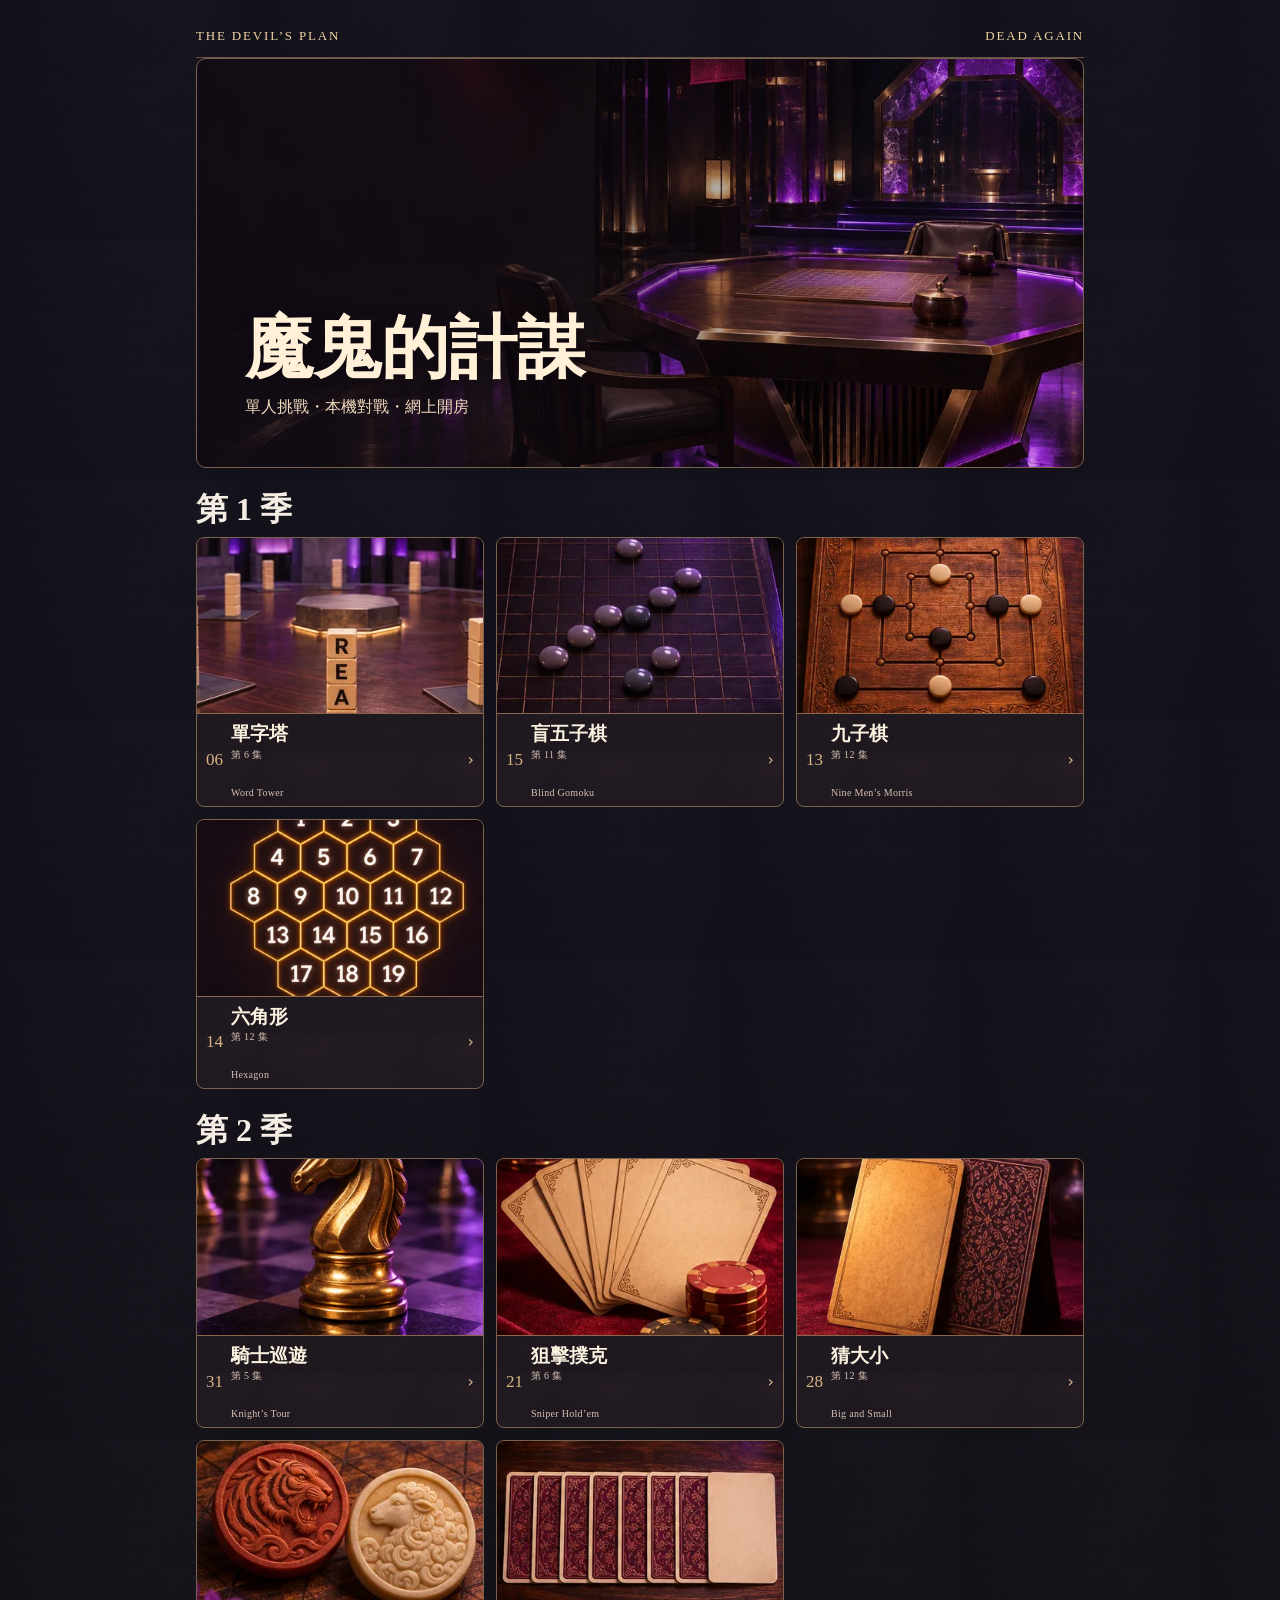
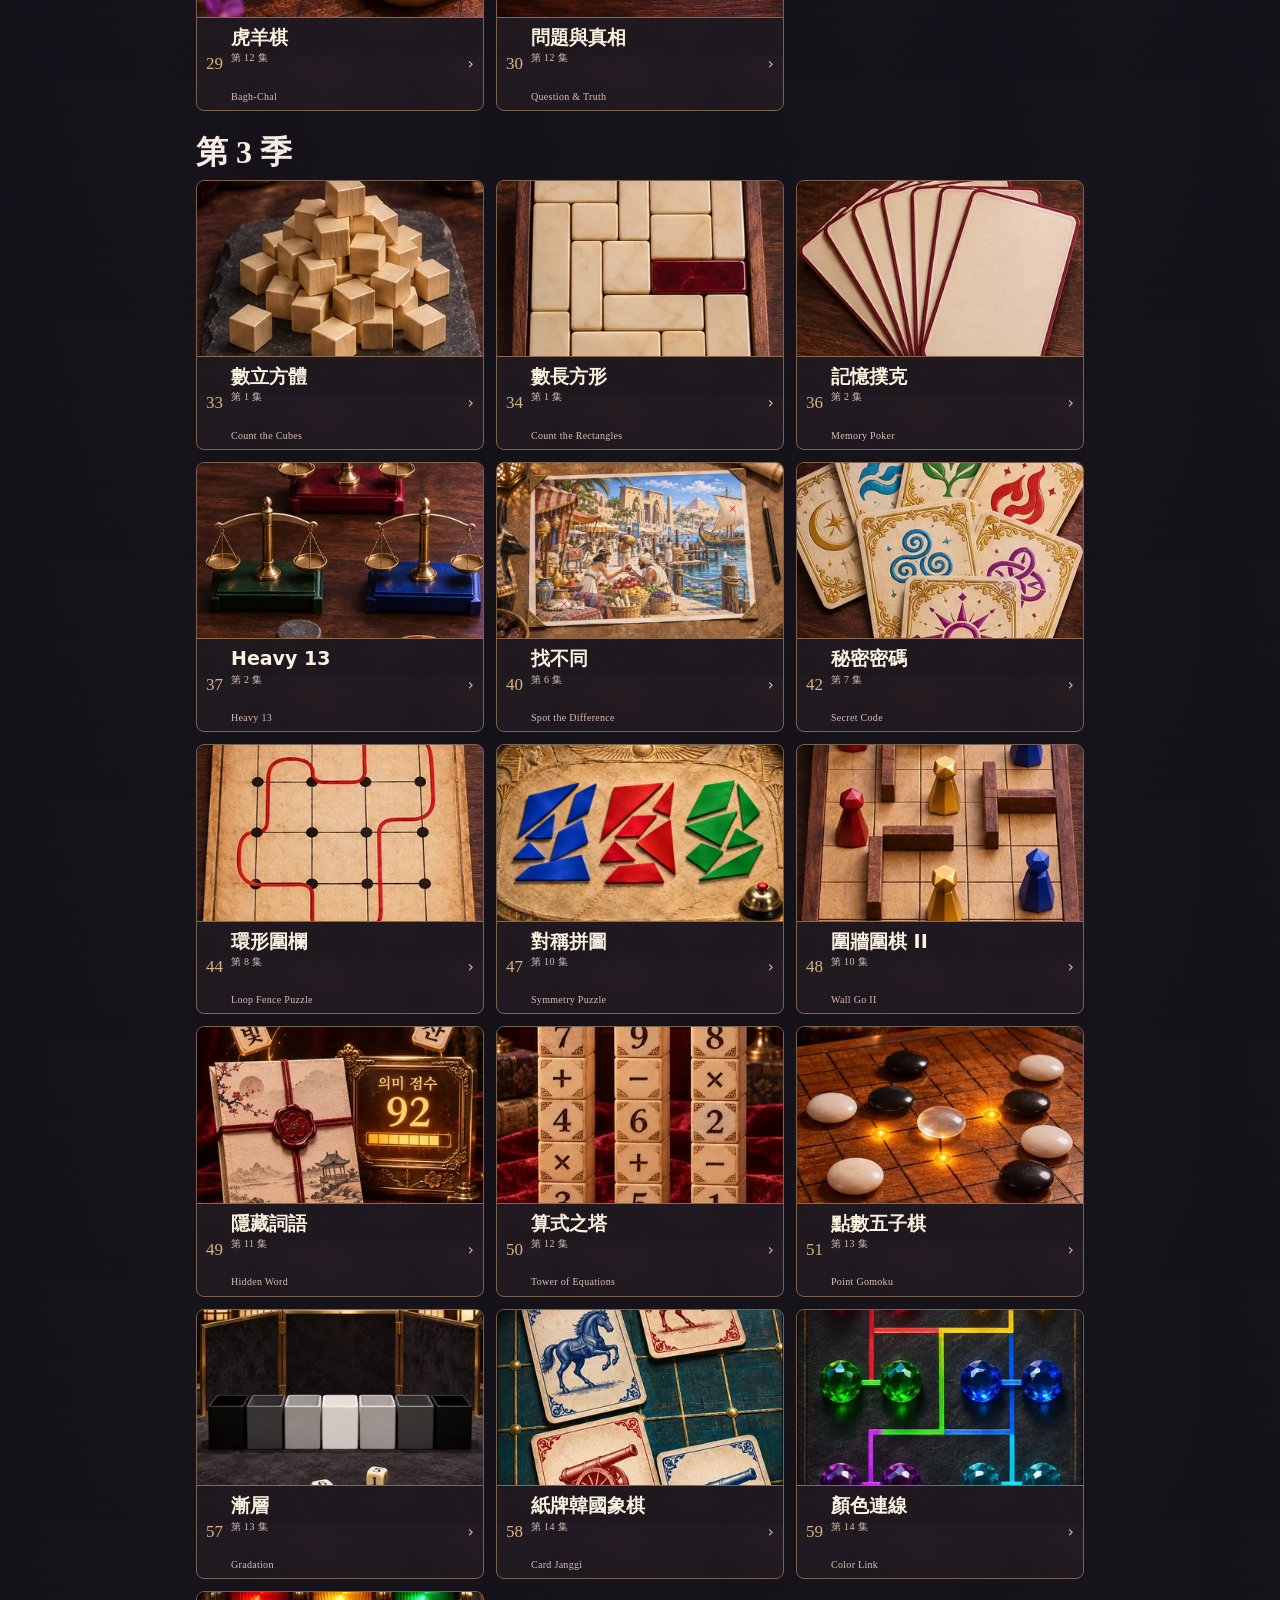
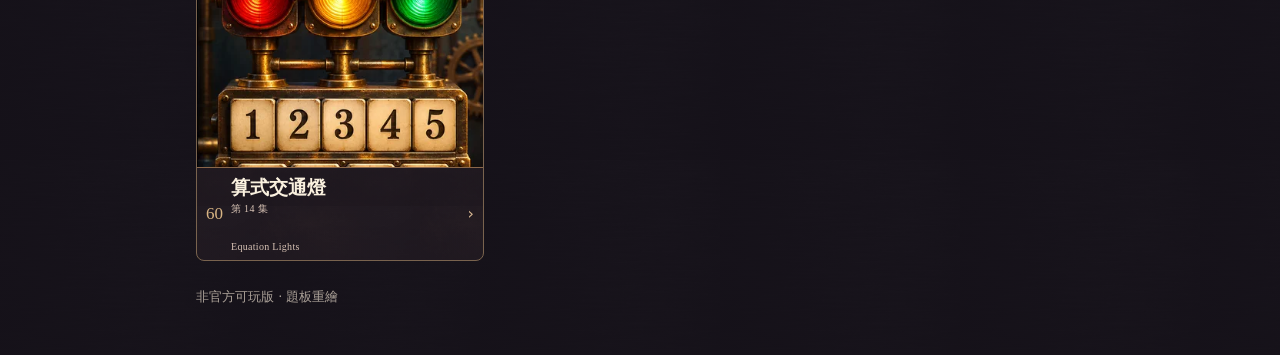
<file: index.html>
<!doctype html><html lang="zh-HK"><meta charset="utf-8"><meta name="viewport" content="width=device-width,initial-scale=1"><meta name="room-server" content="https://devils-plan-3.difficult-telephone.workers.dev"><title>魔鬼的計謀 · 桌遊挑戰</title>
<style>
*{box-sizing:border-box}body{margin:0;background:radial-gradient(ellipse at 82% 0%,#31282c,transparent 55%),#151619;color:#f3ecdf;font:16px/1.5 system-ui,sans-serif;min-height:100vh}main{max-width:780px;margin:auto;padding:24px 16px 56px}header{border-bottom:1px solid #77695c;padding:8px 0;display:flex;justify-content:space-between;color:#d8bea1;letter-spacing:.14em;font:13px Georgia}h1,h2{font-family:Georgia,'Songti TC',serif;line-height:1.12}h1{font-size:clamp(36px,7vw,68px);margin:35px 0 8px}h2{font-size:32px;margin:16px 0 6px}p{color:#c9c0b4;margin:8px 0 17px}.list{display:grid;gap:9px;margin-top:23px}button,input{font:inherit}button{cursor:pointer;background:#343033;color:#faf1df;border:1px solid #837569;border-radius:4px;padding:9px 14px;touch-action:manipulation}button:focus-visible,input:focus-visible{outline:3px solid #6dd1ea}.entry{display:grid;grid-template-columns:60px 1fr auto;text-align:left;align-items:center;background:linear-gradient(105deg,#302729,#242327);padding:15px}.entry b{font:28px Georgia;color:#d5a884}.entry strong{font-size:20px}.entry small{display:block;color:#c2aca0;font:12px Georgia;letter-spacing:.08em}.entry i{color:#d9b893}.panel{background:#ede9dd;color:#211f20;padding:clamp(12px,3vw,25px);border:3px double #a99b85;border-radius:3px}.bar{display:flex;align-items:center;gap:10px;flex-wrap:wrap;margin-top:15px}.bar strong{margin-right:auto}.primary{background:#803929;border-color:#ad6a50}.link{background:transparent;border:0;color:#dcc0a8;padding-left:0}input{width:105px;padding:9px}svg{width:100%;height:auto;display:block}.rect{display:grid;max-width:380px;margin:auto}.rect span{aspect-ratio:1;display:grid;place-items:center;font:bold clamp(15px,4vw,28px) Georgia;background:white;outline:1px solid #181818}.target{display:table;background:#065181;color:white;margin:0 auto 18px;padding:4px 16px;font:bold 22px Georgia}.cards{display:grid;grid-template-columns:repeat(4,1fr);gap:6px;max-width:420px;margin:auto}.card,.token{font:bold 26px Georgia;background:#fcf5e5;color:#241f23;border:3px double #a99a80;padding:8px 2px}.red{color:#ad312c}.back{color:#f9e9c7;background:repeating-linear-gradient(45deg,#342733 0 3px,#493743 3px 5px)}button.sel{outline:3px solid #e67432;outline-offset:-3px;box-shadow:inset 0 0 0 3px #262221}.community{text-align:center;margin:12px 0;font:bold 23px Georgia}.codepanel{background:#353837;color:#eee}.clues{color:#a4f49f;margin:0 auto 16px;max-width:530px;padding-left:1.6rem;font-weight:600}.tokens{display:grid;grid-template-columns:repeat(6,1fr);gap:5px;max-width:505px;margin:auto}.token{border:4px double #756455;border-radius:6px;line-height:1.15;font-size:clamp(16px,4.4vw,25px)}.token:nth-last-child(2){grid-column:5}.token small{font-size:.77em}.msg{min-height:28px;color:#f3c99c;font-weight:650;margin-top:12px}.fence{max-width:490px;margin:auto;touch-action:manipulation}[hidden]{display:none!important}button:disabled{cursor:default}footer{font-size:13px;color:#aaa097;margin-top:26px}
 .clues{text-shadow:0 1px 3px #112211}</style>
<style>.wgGrid{display:grid;grid-template-columns:repeat(7,1fr);max-width:435px;margin:auto;border:4px solid #524034;background:#514339}.wgGrid .wgCell{display:grid;place-items:center;aspect-ratio:1;min-width:0;padding:0;border:1px solid #b89f81;border-radius:0;background:#e0c39d;color:#2c5e64;font:bold 20px Georgia;opacity:1}.wgGrid .wgCell:nth-child(even){background:#d4b38e}.wgGrid .wgDest{background:#b2cebd}.wgCell.wgSel{outline:3px solid #205773;outline-offset:-5px}.wgPiece{width:60%;aspect-ratio:1;border-radius:18%;border:2px solid #0005;box-shadow:inset 0 2px 2px #fff8,0 2px 2px #0005}.wgRound{border-radius:100%}.wgP0{background:#28658a}.wgP1{background:#ce921b}.wgP2{background:#ab493e}.wgTop,.wgKey{text-align:center;padding:6px;font-weight:bold}.wgKey{font-size:13px}.wgGrid .wgLand0{background:#a7c8d8!important}.wgGrid .wgLand1{background:#e8ca89!important}.wgGrid .wgLand2{background:#dcaca0!important}</style><style>
.wgSetup{text-align:center;padding:16px}.wgSetup strong,.wgSetup label{display:block}.wgSetup input{width:auto}.wgSetup button{margin:12px 3px}.wgGrid{position:relative;isolation:isolate;border:0;outline:6px ridge #755943;margin:8px auto 14px;background:#493a32;box-shadow:0 9px 15px #30201c66}
.wgGrid .wgCell,.wgGrid .wgCell:nth-child(even){background:linear-gradient(150deg,#eee2c9,#d7c5a4);border:2px solid #6a5d4d;box-shadow:inset 1px 1px 0 #fff7,inset -1px -2px 0 #968875}.wgGrid .wgCell.wgDest{background:#b5cfc1}.wgPiece{border:1px solid #0005;box-shadow:inset 1px 2px 1px #fff7,inset -2px -3px 2px #0004,0 3px 3px #0005}.wgP0,.wgWall0{--tone:#215fbb}.wgP1,.wgWall1{--tone:#f1bc2b}.wgP2,.wgWall2{--tone:#bb353a}.wgP3,.wgWall3{--tone:#268367}.wgPiece{background:var(--tone)}.wgGrid .wgLand3{background:#9acca8!important}
.wgGrid .wgEdge{position:absolute;transform:translate(-50%,-50%);display:grid;place-items:center;margin:0;border:0;padding:0;background:transparent;z-index:3}.wgHorizontal{width:11%;height:6%}.wgVertical{width:6%;height:11%}.wgEdge:after{content:'';display:block;box-sizing:border-box;border-radius:2px}.wgHorizontal:after{width:100%;height:6px}.wgVertical:after{width:6px;height:100%}.wgSolid{pointer-events:none}.wgSolid:after{background:var(--tone);border:1px solid #241a17;box-shadow:1px 2px 1px #0008}.wgBuild:after{background:#fff1a4;outline:2px solid #87520c;box-shadow:0 0 6px #fff}.wgBuild:hover:after,.wgBuild:focus-visible:after{background:white}.wgGrid .wgBuild{z-index:4}
</style><style>
.challengeGrid{display:grid;grid-template-columns:repeat(var(--columns),minmax(0,1fr));gap:3px;max-width:450px;margin:auto}
.challengeGrid button{aspect-ratio:1;min-width:0;padding:0;font-weight:700;font-size:clamp(10px,3.6vw,19px);background:#47515b;border-color:#687b89;color:#fff5dd}
.challengeGrid button:disabled{background:#29323a;color:#d3dbe0}.challengeGrid .challengeSelected{outline:3px solid #bc691b;outline-offset:-3px}
.challengeCenter{text-align:center}.challengeCenter p,#board>p{color:#292523}.forecastCard{display:inline-grid;place-items:center;width:80px;height:110px;background:#fff9e8;border:1px solid #705946;border-radius:9px;font:700 42px Georgia;color:#8a3239}
#play select{font:inherit;padding:7px;color:#1e2429;background:#f3ebdb;border-radius:4px}
</style><style>
.pointBoard{position:relative;aspect-ratio:1;max-width:480px;margin:auto;border-radius:6px;background:radial-gradient(at 30% 10%,#eaddc4,#c5aa83);box-shadow:inset 0 0 0 2px #846b49}
.pointLine{position:absolute;height:2px;background:#74603e;transform-origin:0 center;pointer-events:none}
.pointBoard .pointStone{position:absolute;width:clamp(29px,8.5%,43px);aspect-ratio:1;display:grid;place-items:center;padding:0;border-radius:50%;background:#4a3424;border:1px solid #312515;color:#fff1db;font-weight:bold;transform:translate(-50%,-50%)}
.pointBoard .pointStone:disabled{background:#887354;border-color:#725e44;color:#fff5df}
.pointBoard .challengeSelected{outline:3px solid #f4b43d;outline-offset:1px}
</style><style>
#board h3{margin:8px 0}.exchangeRow,.sumStrip{display:flex;gap:6px;align-items:center;margin-bottom:12px}.exchangeRow button{min-width:0;padding:6px;flex:1;max-width:80px;min-height:45px;background:#fff8ea;color:#26201b;font-weight:bold}.exchangeRow .red,.exchangeRival .red{color:#aa302c}.exchangeRow .exchangeUsed{opacity:.5}.exchangeRival{font-size:14px}.exchangeRow .challengeSelected,.sumStrip .challengeSelected{outline:3px solid #d29136;outline-offset:1px}.sumStrip strong{min-width:3em}.sumStrip button{min-width:0;min-height:44px;flex:1;max-width:85px;padding:5px}

.match-actions label{display:inline-flex;align-items:center;gap:5px;flex-wrap:wrap;max-width:100%}
.match-actions select{max-width:100%}.heavy-scale{padding:5px 8px;background:#fff8ea;border:1px solid #a99b85;border-radius:4px}
#board details{margin:12px 0}#board details p{margin:6px 0}
</style><style>
.table-tray{display:flex;flex-wrap:wrap;gap:8px;align-items:center;margin:8px 0 14px}
.table-caption{margin:10px 0 0;text-align:left;color:#694927;font-weight:700}
.table-card,.table-stone,.table-chip{display:inline-grid;place-items:center;flex:none;font-weight:800;box-sizing:border-box}
.table-card{position:relative;width:44px;height:58px;border:1px solid #d4b98f;border-radius:8px;background:linear-gradient(145deg,#fff9e9,#dfcba6);color:#251c22;font:bold 20px Georgia,serif;box-shadow:0 3px #9a7d56,0 5px 9px #0006}
.table-card[data-face]::before,.table-card[data-face]::after{content:attr(data-face);position:absolute;left:4px;top:2px;font-size:10px}
.table-card[data-face]::after{left:auto;top:auto;right:4px;bottom:2px;transform:rotate(180deg)}
.table-card.is-red{color:#a62537}
.table-card.is-hidden{background:repeating-linear-gradient(45deg,#342b55 0 4px,#56467b 4px 7px);color:#f7dfac;border:3px solid #c9a86a}
.table-card.is-empty{background:#141520;color:#a7a2b2;border:1px dashed #746782;box-shadow:none}
.table-control{display:grid;place-items:center;gap:5px;min-width:44px;min-height:44px}
.table-control[aria-pressed=true]{outline:2px solid #a33d2a;outline-offset:2px}
.table-control:focus-visible,.heavy-board button:focus-visible{outline:2px solid #235db0;outline-offset:3px}
.table-card-pick{padding:0;background:none;border:0;border-radius:8px}
.table-stone{width:38px;height:34px;border-radius:37% 43% 30% 36%;border:1px solid #d6cfc5;background:radial-gradient(ellipse at 30% 20%,#f2e9db,#a4988b 62%,#786e66);box-shadow:0 3px #584e46,0 4px 6px #0008;color:#231c1b}
.table-chip{--ink:#c68a3c;--light:#f9dfa5;width:44px;height:44px;aspect-ratio:1;border-radius:50%;border:2px solid var(--light);background:var(--ink);color:white;box-shadow:0 3px #08070d,0 4px 8px #0009,inset 0 0 0 3px #0002;text-shadow:0 1px 3px black}
.table-chip::before{content:'';grid-area:1/1;width:72%;aspect-ratio:1;border-radius:50%;border:2px dashed var(--light);box-sizing:border-box}
.table-chip>span{grid-area:1/1;z-index:1}
.table-chip[data-tone="0"],.heavy-pan[data-tone="0"]{--ink:#9e2e40;--light:#ffc0bd}
.table-chip[data-tone="1"],.heavy-pan[data-tone="1"]{--ink:#246e54;--light:#a3eac8}
.table-chip[data-tone="2"],.heavy-pan[data-tone="2"]{--ink:#255b9e;--light:#b3d8ff}
.table-chip[data-tone="3"]{background:conic-gradient(#bb375d,#b56c29,#398052,#265995,#8750a0,#bb375d);--light:#ffedbd}
.table-wallet{display:flex;align-items:center;gap:8px;padding:4px 8px 4px 4px;border-radius:999px;background:#161321;color:#eee5dc;font-size:13px}
.table-wallet .table-chip{width:35px;height:35px;font-size:12px}
.heavy-board{display:grid;grid-template-columns:repeat(3,minmax(0,1fr));gap:7px;margin:10px 0 14px}
.heavy-pan{display:grid;grid-template-rows:auto minmax(48px,auto) auto auto;gap:4px;min-width:0;padding:7px 3px;color:#fff;background:linear-gradient(150deg,#171724,#252239);border:1px solid var(--ink);border-radius:9px;text-align:center;align-content:end}
.heavy-pan:is(button){border-color:var(--light);box-shadow:inset 0 0 0 1px var(--ink);cursor:pointer}
.heavy-pan-title{color:var(--light);font-weight:800}
.heavy-stones{display:flex;flex-wrap:wrap;gap:4px;align-content:end;align-items:end;justify-content:center}
.heavy-stones .table-stone{width:26px;height:23px;font-size:12px}
.heavy-bowl{height:11px;margin:0 4px;border-radius:2px 2px 50% 50%;background:linear-gradient(var(--light),var(--ink));box-shadow:0 2px 3px #0008}
.heavy-gauge{justify-self:center;min-width:58px;padding:4px 5px;border:1px solid var(--ink);border-radius:4px;background:#110f19;color:var(--light);font-size:12px;font-variant-numeric:tabular-nums}
.heavy-choices{margin:8px 0 15px}
.heavy-choices .table-control{padding:4px 6px;font-size:12px}
.heavy-choices button:disabled{opacity:.42}
.heavy-score{display:flex;flex-wrap:wrap;gap:5px 12px;font-size:13px}
@media(max-width:430px){.table-tray{gap:6px}.table-card{width:38px;height:51px}.heavy-board{gap:5px}.heavy-stones .table-stone{width:23px;height:21px}}
</style><style>.season-section{margin-top:24px}.season-section h2{margin:0}.season-section .list{margin-top:9px}.entry-challenge{min-height:76px}.game-rules{margin:12px 0;padding:8px 12px;border:1px solid #806b54;border-radius:6px}.game-rules summary{cursor:pointer;font-weight:700;padding:4px 0}.game-rules ol{padding-inline-start:24px;margin:8px 0 4px}.game-rules li+li{margin-top:7px}.online-room-info p{margin:3px 0;font-size:14px}.online-room-info{margin-bottom:12px}#board input{max-width:100%;width:132px}</style><link rel="stylesheet" href="./art/arena.css?v=wall-pieces2"><main><header><span>THE DEVIL’S PLAN</span><span>DEAD AGAIN</span></header><section id="home"><div class="arena-hero"><h1>魔鬼的計謀</h1><p>單人挑戰・本機對戰・網上開房</p></div><div id="menu"></div><footer>非官方可玩版 · 題板重繪</footer></section><section id="play" hidden><button class="link" onclick="lobby()">‹ 所有遊戲</button><h2 id="title"></h2><button id="online-entry" hidden>網上開房／加入</button><div id="room-status" role="status" hidden></div><p id="hint"></p><details class="game-rules" id="game-rules"><summary>遊戲玩法</summary><ol></ol></details><div class="panel" id="board"></div><div id="controls" class="bar"></div><div class="msg" id="msg" role="status"></div></section></main>
<script src="./multiplayer/how-to-play.js?v=word-tower2"></script><script>
const $=s=>document.getElementById(s), games=[
[33,'數立方體','Count the Cubes','數出所有方塊，包括被遮住嘅底層。每條柱由地面疊起，中間冇空位。'],
[34,'數長方形','Count the Rectangles','數出總和等於目標嘅長方形。正方形同單格都計，範圍唔可以跨過空位。'],
[36,'記憶撲克','Memory Poker','記住 16 張牌嘅位置。20 秒後揭開三張公牌，揀兩個位置組成最強五張牌。'],
[42,'秘密密碼','Secret Code','揀四張同時符合全部線索嘅牌，系統會按字母次序排列。'],
[44,'環形圍欄','Loop Fence Puzzle','點兩個黑點之間嘅邊，依次切換線、交叉記號、留白。每格數字代表四邊嘅線數，所有線要連成一個圈。'],
[48,'圍牆圍棋 II','Wall Go II','揀人數開局。方棋直行一至兩格；圓棋行一格後可以轉彎再行一格。行完直接撳棋格旁邊亮起嘅牆槽。領地分隔後計格數，同分鬥最大單幅領地。'],
[13,'九子棋','Nine Men’s Morris','本機雙人。每方九粒棋，輪流放滿後沿線移動。三粒成線可食一粒對手棋，優先食未成線嘅棋。剩三粒可以飛去任何空點，剩兩粒或無棋可行就輸。'],
[15,'盲五子棋','Blind Gomoku','本機雙人。棋面顏色隱藏陣營，完局先揭底。橫、直或斜連五粒即勝。'],
[28,'猜大小','Big and Small','輪流出暗牌同押大小。暗牌大過莊家就賺差額，押中亦可贏籌碼。'],
[29,'虎羊棋','Bagh-Chal','本機雙人。四隻虎對二十隻羊，羊方先逐隻放棋，放完先可移動。虎沿線跳過一隻羊可以捕獲，捕五隻就贏。羊方困住四隻虎就贏。'],
[30,'問題與真相','Question & Truth','本機雙人，各自秘密排八張牌。暗投代幣爭取提問或猜對手嘅牌序。'],
[21,'狙擊撲克','Sniper Hold’em','兩輪下注後，可以狙擊指定牌型。最強未被狙擊嘅牌贏彩池，交回 75 籌碼晉級。'],
[31,'騎士巡遊','Knight’s Tour','依次走遍 6×6、7×7、8×8 棋盤，每格只可踏一次。'],
[37,'Heavy 13','Heavy 13','秘密揀重量同顏色籌碼。令任何一磅到 13 或以上就會受罰。14 輪後罰分最多嘅兩位出局。'],
[40,'找不同','Spot the Difference','先記住原相，再喺改動相上標記五處變化。每組三回合，每處答啱得一分。'],
[47,'對稱拼圖','Symmetry Puzzle','用齊同色拼件砌成一個左右對稱嘅形狀。拼件可以旋轉，唔可以翻面。砌好藍、紅、綠三組先提交。'],[6,'單字塔','Word Tower','七人合作砌字'],[14,'六角形','Hexagon','雙人記憶搶答']];
const letter=i=>String.fromCharCode(65+i), seq=n=>Array.from({length:n},(_,i)=>i);
function shuffle(a){for(let i=a.length-1;i>0;i--){let j=Math.floor(gameRandom()*(i+1));[a[i],a[j]]=[a[j],a[i]]}return a}
let mode,round,timer,answer,check,finished,feedback,raceFinish,raceProof,raceStarted=0,spotTotal=0,spotHistory=[];
const online=window.onlineGame||null;
let gameRandom=online?.random||Math.random;
function stopRace(){if(raceFinish)clearInterval(timer);raceFinish=null;raceStarted=0;gameRandom=Math.random}
function onlineGameLabel(id){return games.find(game=>game[0]===id)?.[1]}
function onlineGameView(id){$('play').dataset.game=id;clearInterval(timer);$('online-entry').hidden=true;mode=games.findIndex(game=>game[0]===id);$('home').hidden=true;$('play').hidden=false;$('title').textContent=games[mode][1];$('hint').textContent=games[mode][3]}
function launchRace(id,question,random,finish,startedAt){
  stopRace();onlineGameView(id);round=question;finished=false;feedback='';raceProof=null;
  raceFinish=finish;raceStarted=startedAt;gameRandom=random;
  $('board').className='panel';$('controls').replaceChildren();$('msg').textContent='';
  ({31:knightTour,33:cube,34:rect,36:poker,40:spotDifference,42:code,44:fence,47:symmetryPuzzle})[id]();
}
const openCatalogueChallenge=key=>location.href='./challenges.html?game='+key;
const episodes={
  6:[1,6],15:[1,11],13:[1,12],14:[1,12],
  31:[2,5],21:[2,6],28:[2,12],29:[2,12],30:[2,12],
  33:[3,1],34:[3,1],36:[3,2],37:[3,2],40:[3,6],
  42:[3,7],44:[3,8],47:[3,10],48:[3,10],49:[3,11],50:[3,12],51:[3,13],57:[3,13],58:[3,14],59:[3,14],60:[3,14]
};
const catalogue=games.map(([id,name,en],i)=>({id,name,en,i}));
catalogue.push(
  {id:49,name:'隱藏詞語',en:'Hidden Word',challenge:'words'},
  {id:50,name:'算式之塔',en:'Tower of Equations',challenge:'tower'},
  {id:51,name:'點數五子棋',en:'Point Gomoku',challenge:'line'},
  {id:57,name:'漸層',en:'Gradation',challenge:'grad'},
  {id:58,name:'紙牌韓國象棋',en:'Card Janggi',challenge:'janggi'},
  {id:59,name:'顏色連線',en:'Color Link',challenge:'colors'},
  {id:60,name:'算式交通燈',en:'Equation Lights',challenge:'lights'}
);
function catalogueCard({id,name,en,i,challenge}){
  const open=challenge?'openCatalogueChallenge(&quot;'+challenge+'&quot;)':'start('+i+')';
  const cover='<img src="'+'./art/game-'+id+'.webp'+([40,47].includes(id)?'?v=plates2':'')+'" alt="" width="372" height="500" '+(id>28?'loading="lazy"':'')+'>';
  return '<button type="button" class="entry'+(challenge?' entry-challenge':'')+'" onclick="'+open+'">'+cover+
    '<b>'+String(id).padStart(2,'0')+'</b><span><strong>'+name+'</strong><small>第 '+episodes[id][1]+' 集</small><br><small>'+en+'</small></span><i aria-hidden="true">›</i></button>';
}
$('menu').innerHTML=[1,2,3].map(season=>{
  const entries=catalogue.filter(({id})=>episodes[id][0]===season)
    .sort((a,b)=>episodes[a.id][1]-episodes[b.id][1]||a.id-b.id);
  return '<section class="season-section" aria-labelledby="season-'+season+'"><h2 id="season-'+season+'">第 '+season+' 季</h2><div class="list">'+entries.map(catalogueCard).join('')+'</div></section>';
}).join('');

function lobby(){stopRace();window.dispatchEvent(new Event('tiger-view-exit'));clearInterval(timer);$('home').hidden=false;$('play').hidden=true}
function start(i){if([6,14].includes(games[i][0])){location.href="./finals.html?game="+games[i][0];return}if([40,47].includes(games[i][0])&&!window.exilePuzzles){import(new URL('./multiplayer/exile-puzzles.mjs?v=scenes20',document.baseURI).href).then(()=>start(i));return}mode=i;round=0;$('home').hidden=true;$('play').hidden=false;next();window.scrollTo?.(0,0)}
function next(){if(raceFinish)return;window.dispatchEvent(new Event('tiger-view-exit'));clearInterval(timer);round++;finished=false;feedback='';$('play').dataset.game=games[mode][0];$('board').className='panel';$('title').textContent=games[mode][1];$('hint').textContent='';window.showGameRules?.(games[mode][0]);$('msg').textContent='';$('controls').innerHTML='';[cube,rect,poker,code,fence,wallGo,millCourt,fogLinks,cardForecast,ridgeEscape,signalQuestions,pokerExchange,knightTour,sumThirteen,spotDifference,symmetryPuzzle][mode]();
  const entry=$('online-entry');
  entry.hidden=!window.openGameRoom||games[mode][0]===29;
  entry.onclick=()=>window.openGameRoom(games[mode][0]);
}
function controls(html){$('controls').innerHTML=html+'<button class="primary" id="submit" onclick="judge()">提交答案</button>'+(raceFinish?'':'<button class="link" onclick="next()">換題</button>')}
function judge(){if(finished)return;let result=check();if(result===null)return;if(!result){$('msg').textContent=feedback||'未正確，可以再試。';return}finished=true;$('msg').textContent=feedback||'答啱！';if(raceFinish){$('controls').replaceChildren();raceFinish(raceProof);return}$('controls').innerHTML='<button class="primary" onclick="next()">下一題 ›</button>'}
function numeric(n){if(online?.raceCheck){online.verify=proof=>proof===n?0:null;return}answer=n;controls('<label>數量 <input id="num" type="number" inputmode="numeric" min="0" step="1"></label>');$('num').onkeydown=e=>{if(e.key==='Enter')judge()};check=()=>{raceProof=Number($('num').value);return $('num').value.trim()!==''&&raceProof===n}}
function cube(){let n=3+Math.floor(gameRandom()*2),h=seq(n).map(()=>Array(n).fill(0)),total=0,polys='';for(let x=n-1;x>=0;x--)for(let y=n-1;y>=0;y--){h[x][y]=Math.min(6,Math.max(h[x+1]?.[y]||1,h[x][y+1]||1)+Math.floor(gameRandom()*2))}
function face(points,color){return '<polygon points="'+points+'" fill="'+color+'" stroke="#533527" stroke-width="1.3" stroke-linejoin="round"/>'}
for(let d=0;d<2*n;d++)for(let x=0;x<n;x++){let y=d-x;if(y<0||y>=n)continue;total+=h[x][y];for(let z=0;z<h[x][y];z++){let a=(x-y)*25,b=(x+y)*13-z*26;let t=a+','+(b-26),r=(a+25)+','+(b-13),m=a+','+b,l=(a-25)+','+(b-13);polys+=face([l,m,a+','+(b+26),(a-25)+','+(b+13)].join(' '),'url(#cube-light)')+face([m,r,(a+25)+','+(b+13),a+','+(b+26)].join(' '),'url(#cube-dark)')+face([t,r,m,l].join(' '),'url(#cube-top)')}}
const patterns=[['light','#bd885e',.38],['dark','#694331',.57],['top','#ffe7be',.55]].map(([side,tint,opacity])=>
  '<pattern id="cube-'+side+'" width="92" height="92" patternUnits="userSpaceOnUse"><rect width="92" height="92" fill="#c9a480"/><image href="./art/maple.webp" width="92" height="92"/><rect width="92" height="92" fill="'+tint+'" opacity="'+opacity+'"/></pattern>'
).join('');
let top=-26*Math.max(...h.flat()),bottom=26*n;$('board').innerHTML='<svg aria-label="等角方塊圖" style="max-height:390px" viewBox="'+[-n*25-10,top-10,n*50+20,bottom-top+20].join(' ')+'"><defs>'+patterns+'</defs>'+polys+'</svg>';numeric(total)}
function rect(){
const n=5+Math.floor(gameRandom()*3);
const g=seq(n).map(()=>seq(n).map(()=>gameRandom()<.13?null:1+Math.floor(gameRandom()*9)));
const totals=new Map();
for(let top=0;top<n;top++)for(let left=0;left<n;left++)for(let bottom=top;bottom<n;bottom++)for(let right=left;right<n;right++){
  const cells=g.slice(top,bottom+1).flatMap(row=>row.slice(left,right+1));
  if(cells.includes(null))continue;
  const sum=cells.reduce((total,value)=>total+value,0);
  totals.set(sum,(totals.get(sum)||0)+1);
}
const targets=[...totals.keys()].filter(sum=>sum>=10&&totals.get(sum)>=2);
const choices=targets.length?targets:[...totals.keys()];
const target=choices[Math.floor(gameRandom()*choices.length)]??1;
const count=totals.get(target)||0;
$('board').innerHTML='<div class="target">TARGET · '+target+'</div><div class="rect" style="grid-template-columns:repeat('+n+',1fr)">'+g.flat().map(v=>v===null?'<i></i>':'<span>'+v+'</span>').join('')+'</div>';numeric(count)}
const suits='♠♥♦♣',rank=c=>2+c%13, suit=c=>Math.floor(c/13), card=c=>'<span class="'+([1,2].includes(suit(c))?'red':'')+'">'+('23456789TJQKA'[c%13]).replace('T','10')+suits[suit(c)]+'</span>';
function hand(cs){let rs=cs.map(rank).sort((a,b)=>b-a),groups=[...new Set(rs)].map(v=>[rs.filter(r=>r===v).length,v]).sort((a,b)=>b[0]-a[0]||b[1]-a[1]);let flush=cs.every(c=>suit(c)===suit(cs[0])),straight=groups.length===5?(rs[0]-rs[4]===4?rs[0]:rs.join()==='14,5,4,3,2'?5:0):0;
let kind=flush&&straight?8:groups[0][0]===4?7:groups[0][0]===3&&groups[1][0]===2?6:flush?5:straight?4:groups[0][0]===3?3:groups[1][0]===2?2:groups[0][0]===2?1:0;
let tie=straight?[straight]:groups.map(g=>g[1]);return [kind,...seq(5).map(i=>tie[i]||0)].reduce((a,b)=>a*15+b,0)}
function poker(){let deck=shuffle(seq(52)),pool=deck.slice(0,16),community=deck.slice(16,19),sel=[],hidden=false,best=-1,pair,kind=['高牌','一對','兩對','三條','順子','同花','葫蘆','四條','同花順'];for(let i=0;i<15;i++)for(let j=i+1;j<16;j++){let v=hand([...community,pool[i],pool[j]]);if(v>best){best=v;pair=[i,j]}}
if(online?.raceCheck){
  online.verify=proof=>validIndices(proof,2,pool.length)?hand([...community,...proof.map(i=>pool[i])]):null;
  return;
}
function paint(show=false){$('board').innerHTML='<div class="cards">'+pool.map((c,i)=>'<button class="card '+(hidden&&!show?'back ':'')+(sel.includes(i)?'sel':'')+'" data-i="'+i+'">'+(hidden&&!show?letter(i):card(c))+'</button>').join('')+'</div>'+(hidden?'<div class="community">公牌　'+community.map(card).join('　')+'</div>':'');$('board').querySelectorAll('button').forEach((b,i)=>b.onclick=()=>{if(!hidden||finished)return;if(sel.includes(i))sel=sel.filter(j=>j!==i);else if(sel.length<2)sel.push(i);paint()})}
function cover(){clearInterval(timer);hidden=true;paint();controls('<strong>選擇兩個位置</strong>');check=()=>{if(sel.length!==2){$('msg').textContent='請先揀兩個位置。';return null}let value=hand([...community,...sel.map(i=>pool[i])]);raceProof=[...sel];feedback=(value===best?'最佳組合！':'今次未達最佳。')+' 你揀到'+kind[Math.floor(value/15**5)]+'；最佳例子 '+pair.map(letter).join('、')+'（'+kind[Math.floor(best/15**5)]+'）。';paint(true);return true}}
paint();$('controls').innerHTML='<strong id="clock">記憶時間　20 秒</strong><button id="cover">提早冚牌</button>';$('cover').onclick=cover;let end=Date.now()+20000;timer=setInterval(()=>{let s=Math.ceil((end-Date.now())/1000);if(s<=0)cover();else $('clock').textContent='記憶時間　'+s+' 秒'},150)}
function validIndices(proof,count,max){return Array.isArray(proof)&&proof.length===count&&new Set(proof).size===count&&proof.every(i=>Number.isInteger(i)&&i>=0&&i<max)}
const palette=['#e4a7ec','#a9e3e3','#d2dfaa','#f4d466','#f3e6d7'],shapes=['●','▲','◆','★','■'],colors=[0,1,0,2,1,2,1,3,3,3,3,2,3,1,4,4,2,3,3,1,1,1,3,3,1,0],symbols=[0,1,1,2,3,0,1,2,3,4,1,1,4,0,4,4,0,1,4,4,2,0,0,2,3,2];
function code(){
const sel=[],target=shuffle(seq(26)).slice(0,4).sort((a,b)=>a-b);
const num=i=>i+1,distinct=(a,table)=>new Set(a.map(i=>table[i])).size;
const sum=a=>a.reduce((s,i)=>s+num(i),0);
const clues=['四張牌嘅數字總和係 '+sum(target),'一共用咗 '+distinct(target,colors)+' 種顏色','一共用咗 '+distinct(target,symbols)+' 種圖形'];
const facts=[
  a=>sum(a)===sum(target),
  a=>distinct(a,colors)===distinct(target,colors),
  a=>distinct(a,symbols)===distinct(target,symbols)
];
let candidates=[];
for(let a=0;a<23;a++)for(let b=a+1;b<24;b++)for(let c=b+1;c<25;c++)for(let d=c+1;d<26;d++){
  const cards=[a,b,c,d];
  if(facts.every(test=>test(cards)))candidates.push(cards);
}
const slots=['第一','第二','第三','第四'];
const optional=[];
for(let i=0;i<4;i++){
  optional.push([slots[i]+'張嘅圖形係 '+shapes[symbols[target[i]]],a=>symbols[a[i]]===symbols[target[i]]]);
  for(let j=i+1;j<4;j++){
    const gap=target[j]-target[i];
    optional.push([slots[j]+'張減'+slots[i]+'張等於 '+gap,a=>a[j]-a[i]===gap]);
  }
}
for(const [label,test] of shuffle(optional)){
  if(candidates.length===1)break;
  const narrowed=candidates.filter(test);
  if(narrowed.length<candidates.length){clues.push(label);facts.push(test);candidates=narrowed}
}
const valid=values=>validIndices(values,4,26)&&facts.every(test=>test(values));
if(online?.raceCheck){online.verify=proof=>Array.isArray(proof)&&valid(proof.slice().sort((a,b)=>a-b))?0:null;return}
$('board').classList.add('codepanel');$('board').innerHTML='<ol class="clues">'+clues.map(s=>'<li>'+s+'</li>').join('')+'</ol><div class="tokens">'+seq(26).map(i=>'<button class="token" style="background:'+palette[colors[i]]+'">'+letter(i)+'<br>'+num(i)+'<br><small class="seal" data-seal="'+symbols[i]+'">'+shapes[symbols[i]]+'</small></button>').join('')+'</div>';controls('<strong id="selection">— — — —</strong>');$('board').querySelectorAll('button').forEach((b,i)=>b.onclick=()=>{if(finished)return;if(sel.includes(i))sel.splice(sel.indexOf(i),1);else if(sel.length<4)sel.push(i);sel.sort((a,b)=>a-b);b.classList.toggle('sel',sel.includes(i));$('selection').textContent=sel.map(letter).join(' ')+' —'.repeat(4-sel.length)});check=()=>{raceProof=[...sel];return valid(sel)}}
function fence(){let n=10,edges=[],lookup=new Map(),cells=[],history=[];let top=seq(n).map(()=>Math.floor(gameRandom()*4)),bottom=seq(n).map(()=>6+Math.floor(gameRandom()*4)),inside=(x,y)=>x>=0&&x<n&&y>=top[x]&&y<=bottom[x];function edge(x,y,v){let a=y*(n+1)+x,b=a+(v?n+1:1),real=v?inside(x-1,y)!==inside(x,y):inside(x,y-1)!==inside(x,y);lookup.set([x,y,v].join(),edges.length);edges.push({a,b,x,y,v,real,state:0})}
for(let y=0;y<=n;y++)for(let x=0;x<=n;x++){if(x<n)edge(x,y,0);if(y<n)edge(x,y,1)}
for(let y=0;y<n;y++)for(let x=0;x<n;x++){let ids=[[x,y,0],[x,y,1],[x+1,y,1],[x,y+1,0]].map(k=>lookup.get(k.join()));cells.push({x,y,ids,clue:gameRandom()<.15?null:ids.filter(i=>edges[i].real).length})}
function validLoop(proof){
  if(!Array.isArray(proof)||!proof.length||!validIndices(proof,proof.length,edges.length))return false;
  const chosen=new Set(proof);
  if(cells.some(c=>c.clue!==null&&c.ids.filter(i=>chosen.has(i)).length!==c.clue)){feedback='仲有數字同四邊嘅線數未吻合。';return false}
  const graph=new Map();
  for(const i of proof){const {a,b}=edges[i];for(const [from,to] of [[a,b],[b,a]]){if(!graph.has(from))graph.set(from,[]);graph.get(from).push(to)}}
  if([...graph.values()].some(list=>list.length!==2)){feedback='檢查斷口同分叉，每個經過嘅點都要連兩條線。';return false}
  const visited=new Set(),stack=[graph.keys().next().value];
  while(stack.length){const a=stack.pop();if(!visited.has(a)){visited.add(a);stack.push(...graph.get(a))}}
  const valid=visited.size===graph.size;
  feedback=valid?'完成！所有提示吻合，而且只有一個閉環。':'而家有多過一個圈。';
  return valid;
}
if(online?.raceCheck){online.verify=proof=>validLoop(proof)?0:null;return}
function paint(){let graphic='';for(let c of cells)if(c.clue!==null)graphic+='<text x="'+(c.x+.5)+'" y="'+(c.y+.68)+'" text-anchor="middle" font-size=".53" font-family="Georgia" fill="#3c3230">'+c.clue+'</text>';
for(let e of edges){let x2=e.x+(e.v?0:1),y2=e.y+(e.v?1:0);graphic+='<path d="M'+e.x+' '+e.y+'L'+x2+' '+y2+'" stroke="'+(e.state===1?'#844033':'#ccc4b2')+'" stroke-width="'+(e.state===1?'.12':'.025')+'"/>';if(e.state===2)graphic+='<text x="'+((e.x+x2)/2)+'" y="'+((e.y+y2)/2+.13)+'" text-anchor="middle" font-size=".45" fill="#8a7766">×</text>'}
for(let y=0;y<=n;y++)for(let x=0;x<=n;x++)graphic+='<circle cx="'+x+'" cy="'+y+'" r=".07" fill="#342c27"/>';
$('board').innerHTML='<svg class="fence" viewBox="-.45 -.45 10.9 10.9" aria-label="十乘十圍欄棋盤">'+graphic+'</svg>';let svg=$('board').firstChild;svg.onclick=ev=>{if(finished)return;let p=new DOMPoint(ev.clientX,ev.clientY).matrixTransform(svg.getScreenCTM().inverse());let mx=Math.round(p.x),my=Math.round(p.y),v=+(Math.abs(p.x-mx)<Math.abs(p.y-my)),id=lookup.get([v?mx:Math.floor(p.x),v?Math.floor(p.y):my,v].join());if(id===undefined)return;history.push(id);edges[id].state=(edges[id].state+1)%3;paint()}}
paint();controls('<button id="undo">復原一步</button>');$('undo').onclick=()=>{let id=history.pop();if(id!==undefined){edges[id].state=(edges[id].state+2)%3;paint()}};
check=()=>{raceProof=edges.flatMap((edge,i)=>edge.state===1?[i]:[]);return validLoop(raceProof)};
}
function wallGo(){
  if(online){wallMatch(online.count,true);return}
  $('board').innerHTML='<div class="wgSetup"><strong>對局人數</strong><div id="wgModes"></div><label><input type="checkbox" id="wgLocal"> 同一部機輪流玩</label></div>';
  $('msg').textContent='單人玩時，其餘位置由電腦控制。';
  for(const n of [2,3,4]){
    const b=document.createElement('button');b.textContent=['二人決鬥','三人局','四人延伸局'][n-2];
    b.onclick=()=>wallMatch(n,$('wgLocal').checked);$('wgModes').append(b);
  }
}
function wallMatch(count,local){
  const players=seq(count),colors=['藍','黃','紅','綠'];
  const names=players.map(o=>(local?'玩家 '+(o+1):o?'電腦':'你')+'・'+colors[o]);
  const duel=count===2;
  $('hint').textContent=(duel?'二人決鬥。每方兩圓兩方，圓棋預置，輪流放方棋，全局不可拆牆。':(count===4?'四人延伸局。':'三人局。')+'每方一圓一方，每人有一次拆牆機會。')+' 方棋直行一至兩格，圓棋行一格後可以轉彎再行一格。行完直接撳亮起嘅牆槽。';
  const N=7, cells=seq(49), dirs=['上','右','下','左'];
  const neighbors=cells.map(i=>[i>=N?i-N:-1,i%N<6?i+1:-1,i<42?i+N:-1,i%N?i-1:-1]);
  const key=(i,j)=>Math.min(i,j)*49+Math.max(i,j);
  const walls=new Set(), pieces=[], breaker=players.map(()=>!duel), order=[...players,...players.slice().reverse()], wallOwner=new Map();
  let turn=0, pick=-1, shape=0, pending=null, choices=[], phase='place', options=[], passes=0;
  let placed=0;
  if(duel)for(const [o,i] of [[0,8],[0,40],[1,12],[1,36]])pieces.push({i,o,s:1});
  const at=i=>pieces.find(p=>p.i===i);
  const coord=i=>'ABCDEFG'[i%N]+(1+Math.floor(i/N));
  const token=p=>p.s?'圓':'方';
  function moves(owner){
    const result=[];
    for(const p of pieces.filter(p=>p.o===owner)){
      function step(i,d,broken,depth){
        const j=neighbors[i][d];
        if(j<0||at(j))return;
        const edge=key(i,j);
        if(walls.has(edge)){
          if(!breaker[owner]||broken!==null)return;
          broken=edge;
        }
        result.push({p,to:j,broken});
        if(depth===1)for(const nd of p.s?[(d+1)%4,(d+3)%4]:[d])step(j,nd,broken,2);
      }
      dirs.forEach((_,d)=>step(p.i,d,null,1));
    }
    return result.filter((m,i)=>result.findIndex(n=>n.p===m.p&&n.to===m.to&&n.broken===m.broken)===i);
  }
  function areas(){
    const seen=new Set(),points=Array(count).fill(0),largest=Array(count).fill(0),owner=[],mixedPieces=[];
    for(const i of cells){
      if(seen.has(i))continue;
      const group=[i],inside=[];seen.add(i);
      for(const j of group){
        if(at(j))inside.push(at(j));
        for(const k of neighbors[j])if(k>=0&&!seen.has(k)&&!walls.has(key(j,k))){seen.add(k);group.push(k)}
      }
      const teams=new Set(inside.map(p=>p.o));
      if(teams.size>1)mixedPieces.push(...inside);
      if(teams.size===1){
        const o=inside[0].o;points[o]+=group.length;largest[o]=Math.max(largest[o],group.length);
        group.forEach(k=>owner[k]=o);
      }
    }
    return {points,largest,owner,mixedPieces};
  }
  function wallDirs(m){return neighbors[m.to].map((j,d)=>j>=0&&(!walls.has(key(m.to,j))||key(m.to,j)===m.broken)?d:-1).filter(d=>d>=0)}
  function finish(a){
    phase='end';
    for(const p of a.mixedPieces){a.points[p.o]++;a.largest[p.o]=Math.max(1,a.largest[p.o]);a.owner[p.i]=p.o}
    const rank=players.slice().sort((x,y)=>a.points[y]-a.points[x]||a.largest[y]-a.largest[x]);
    const winners=rank.filter(x=>a.points[x]===a.points[rank[0]]&&a.largest[x]===a.largest[rank[0]]);
    render(a.owner);$('msg').textContent=winners.map(i=>names[i]).join('、')+' 勝出！ '+rank.map(i=>names[i]+' '+a.points[i]+' 格（最大 '+a.largest[i]+'）').join(' ｜ ');
  }
  function commit(m,d){
    if(m.broken!==null){walls.delete(m.broken);wallOwner.delete(m.broken);breaker[turn]=false}
    m.p.i=m.to;const edge=key(m.to,neighbors[m.to][d]);walls.add(edge);wallOwner.set(edge,turn);passes=0;
    pending=null;pick=-1;choices=[];turn=(turn+1)%count;advance();
  }
  function botMove(){
    let best=-Infinity,choice;
    for(const m of options){
      const old=m.p.i; m.p.i=m.to;
      for(const d of wallDirs(m)){
        if(m.broken!==null)walls.delete(m.broken);
        const e=key(m.to,neighbors[m.to][d]);walls.add(e);
        const a=areas(),dist=players.slice().map(o=>{
          const ds=Array(49).fill(99),q=pieces.filter(p=>p.o===o).map(p=>p.i);
          q.forEach(i=>ds[i]=0);
          for(const i of q)for(const j of neighbors[i])if(j>=0&&ds[j]===99&&!walls.has(key(i,j))){ds[j]=ds[i]+1;q.push(j)}
          return ds;
        });
        const others=players.slice().filter(o=>o!==turn);
        let v=2*a.points[turn]-Math.max(...others.map(o=>a.points[o]))-(m.broken!==null?2:0)+gameRandom()*.35;
        for(const i of cells)if(dist[turn][i]<Math.min(...others.map(o=>dist[o][i])))v++;
        walls.delete(e);if(m.broken!==null)walls.add(m.broken);
        if(v>best){best=v;choice=[m,d]}
      }
      m.p.i=old;
    }
    commit(...choice);
  }
  function place(i){
    pieces.push({i,o:turn,s:shape});
    if(++placed===order.length){turn=0;advance();return}
    turn=order[placed];const first=pieces.find(p=>p.o===turn);shape=duel?0:first?1-first.s:0;
    render();schedule();
  }
  function schedule(){
    if(local||!turn||phase==='end')return;
    timer=setTimeout(()=>{
      if(phase==='place'){
        const free=cells.filter(i=>!at(i));
        if(!pieces.some(p=>p.o===turn))shape=+(gameRandom()<.5);
        const ranked=free.map(i=>[i,gameRandom()*3+Math.min(4,...pieces.map(p=>Math.abs(i%7-p.i%7)+Math.abs((i/7|0)-(p.i/7|0))))]);
        place(ranked.sort((a,b)=>b[1]-a[1])[0][0]);
      }else botMove();
    },350);
  }
  function advance(){
    phase='move';const a=areas();if(!a.mixedPieces.length){finish(a);return}
    options=moves(turn);
    if(!options.length){if(++passes===count){finish(a);return}turn=(turn+1)%count;advance();return}
    render();schedule();
  }
  function button(label,fn){const b=document.createElement('button');b.textContent=label;b.onclick=fn;$('controls').append(b)}
  function render(territory=[]){
    const placing=phase==='place',end=phase==='end',human=(local||turn===0)&&!end;
    const own=options.filter(m=>m.p.i===pick);
    if(online)online.focus(turn,false,end);
    const top=tableText($('board'),end?'終局':names[turn]+(placing?'　佈棋':'　行棋'),'div');
    top.className='wgTop';
    const grid=document.createElement('div');grid.className='wgGrid';
    const keyLabel=document.createElement('div');keyLabel.className='wgKey';
    names.forEach((name,team)=>{
      const label=tableText(keyLabel,name,'span');
      label.className='wgKeyTeam';
      const swatch=document.createElement('span');
      swatch.className='wgKeySwatch wgWall'+team;
      swatch.setAttribute('aria-hidden','true');
      label.prepend(swatch);
    });
    $('board').replaceChildren(top,grid,keyLabel);
    for(const i of cells){
      const p=pending&&i===pending.to?pending.p:pending&&i===pending.p.i?null:at(i);
      const b=document.createElement('button');b.className='wgCell';b.setAttribute('aria-label',coord(i)+(p?' '+names[p.o]+token(p)+'棋':''));
      if(territory[i]!=null)b.classList.add('wgLand'+territory[i]);
      if(p)b.innerHTML='<span class="wgPiece wgP'+p.o+(p.s?' wgRound':'')+'"></span>';
      if(i===pick&&!pending||pending?.to===i)b.classList.add('wgSel');
      if(human&&!pending&&!choices.length&&own.some(m=>m.to===i)){b.classList.add('wgDest');b.textContent=own.some(m=>m.to===i&&m.broken===null)?'•':'⚒'}
      b.disabled=!human||(placing?!!p:!!pending||!!choices.length||!(p?.o===turn&&options.some(m=>m.p===p)||own.some(m=>m.to===i)));
      b.onclick=()=>{
        if(placing){place(i);return}
        if(p){pick=p.i;render();return}
        const routes=own.filter(m=>m.to===i);
        if(routes.length===1)pending=routes[0];else choices=routes;
        render();
      };grid.append(b);
    }
    function edgeMarker(i,d,team,active){
      const horizontal=d%2===0;
      const el=document.createElement(active?'button':'span');
      el.className='wgEdge '+(horizontal?'wgHorizontal':'wgVertical')+' '+(active?'wgBuild':'wgSolid wgWall'+team);
      const x=i%7+(d===1?1:d===3?0:.5), y=Math.floor(i/7)+(d===2?1:d===0?0:.5);
      el.style.left=(x*100/7)+'%';el.style.top=(y*100/7)+'%';
      if(active){el.setAttribute('aria-label',coord(i)+' 築'+dirs[d]+'牆');el.onclick=()=>commit(pending,d)}
      grid.append(el);
    }
    for(const [edge,o] of wallOwner){
      if(edge===pending?.broken)continue;
      const i=Math.floor(edge/49),j=edge%49;
      edgeMarker(i,j===i+1?1:2,o,false);
    }
    if(human&&pending)wallDirs(pending).forEach(d=>edgeMarker(pending.to,d,turn,true));
    $('controls').innerHTML='';
    $('msg').textContent=end?'':!human?'電腦諗緊下一步…':placing?'點空格放低你嘅'+(shape?'圓':'方')+'棋。':pending?'直接撳棋子旁邊亮起嘅牆槽築牆。':choices.length?'揀移動路線。':pick<0?'點選你想移動嘅棋子。':'點亮起嘅格行棋。鎚仔代表要用一次拆牆。';
    if(human&&placing&&!duel&&!pieces.some(p=>p.o===turn))button('改放'+(shape?'方':'圓')+'棋',()=>{shape=1-shape;render()});
    if(human&&choices.length)choices.forEach(m=>button(m.broken===null?'沿通道行':'拆 '+coord(Math.floor(m.broken/49))+'–'+coord(m.broken%49)+' 之間嘅牆',()=>{pending=m;choices=[];render()}));

    if(human&&(pending||choices.length))button('重新揀步',()=>{pending=null;choices=[];render()});
    if(end&&!online){button('再玩一局',()=>wallMatch(count,local));button('揀對局人數',next)}
  }
  render();
}

function challengeButton(parent,label,action,active=true){
  const button=document.createElement('button');
  button.textContent=label;
  button.disabled=!active;
  button.onclick=action;
  parent.append(button);
  return button;
}
function challengeStatus(text,ended=false){
  $('msg').textContent=text;
  $('controls').innerHTML='';
  if(ended&&!online&&!raceFinish)challengeButton($('controls'),'再玩一局',next);
}
function challengeGrid(size,content,active,select){
  $('board').innerHTML='';
  const grid=document.createElement('div');
  grid.className='challengeGrid';
  grid.style.setProperty('--columns',size);
  for(const i of seq(size*size)){
    const piece=content(i);
    const button=challengeButton(grid,piece,()=>select(i),active(i));
    if(['●','◆','◉','♞'].includes(piece))button.dataset.piece=piece;
    button.setAttribute('aria-label',String.fromCharCode(65+i%size)+(1+Math.floor(i/size))+' '+content(i));
  }
  $('board').append(grid);
}
function orthogonal(i,n){
  return [i%n>0?i-1:-1,i%n<n-1?i+1:-1,i-n,i+n].filter(j=>j>=0&&j<n*n);
}
function pointBoard(n,points,edges,content,active,select){
  const board=document.createElement('div');
  board.className='pointBoard';
  const pos=i=>[7+86*(i%n)/(n-1),7+86*Math.floor(i/n)/(n-1)];
  for(const [a,b] of edges){
    const [x,y]=pos(a),[u,v]=pos(b);
    const line=document.createElement('span');
    line.className='pointLine';
    Object.assign(line.style,{left:x+'%',top:y+'%',width:Math.hypot(u-x,v-y)+'%',transform:'rotate('+Math.atan2(v-y,u-x)+'rad)'});
    board.append(line);
  }
  for(const i of points){
    const button=challengeButton(board,content(i),()=>select(i),active(i));
    button.className='pointStone';
    button.dataset.piece=content(i);
    const [x,y]=pos(i);
    button.style.left=x+'%';
    button.style.top=y+'%';
    button.setAttribute('aria-label',String.fromCharCode(65+i%n)+(1+Math.floor(i/n))+' '+content(i));
  }
  $('board').replaceChildren(board);
}
function millCourt(){
  const size=7,board=Array(49).fill(0),marks=['','●','◆'],stock=[0,9,9];
  const mills=[
    [0,3,6],[8,10,12],[16,17,18],[21,22,23],[25,26,27],[30,31,32],[36,38,40],[42,45,48],
    [0,21,42],[8,22,36],[16,23,30],[3,10,17],[31,38,45],[18,25,32],[12,26,40],[6,27,48]
  ];
  const points=[...new Set(mills.flat())].sort((a,b)=>a-b);
  const edges=mills.flatMap(([a,b,c])=>[[a,b],[b,c]]);
  let turn=1,selected=-1,take=false,outcome='',quiet=0,removed=false;
  const other=()=>3-turn;
  const placing=()=>stock[1]+stock[2]>0;
  const inMill=(i,player)=>mills.some(line=>line.includes(i)&&line.every(j=>board[j]===player));
  function destinations(i){
    return points.filter(j=>!board[j]&&(board.filter(x=>x===turn).length===3||
      edges.some(([a,b])=>a===i&&b===j||a===j&&b===i)));
  }
  function advance(){
    const wasPlacing=placing();
    selected=-1;take=false;turn=other();
    if(board.filter(x=>x===turn).length+stock[turn]<3||
      !placing()&&!points.some(i=>board[i]===turn&&destinations(i).length))outcome=marks[other()]+' 勝出';
    else if(!wasPlacing){
      quiet=removed?0:quiet+1;
      if(quiet>=100)outcome='連續 100 步無食子，和局';
    }
    removed=false;render();
  }
  function active(i){
    if(outcome)return false;
    if(take)return board[i]===other()&&(!inMill(i,other())||
      !points.some(j=>board[j]===other()&&!inMill(j,other())));
    if(placing())return !board[i];
    return board[i]===turn&&!!destinations(i).length||selected>=0&&destinations(selected).includes(i);
  }
  function play(i){
    if(take){board[i]=0;removed=true;advance();return}
    if(board[i]===turn){selected=selected===i?-1:i;render();return}
    if(placing())stock[turn]--;else board[selected]=0;
    board[i]=turn;
    if(inMill(i,turn)&&board.includes(other())){take=true;render()}else advance();
  }
  function render(){
    if(online)online.focus(turn-1,false,!!outcome);
    pointBoard(size,points,edges,i=>marks[board[i]],active,play);
    if(selected>=0)$('board').firstChild.querySelectorAll('button')[points.indexOf(selected)].classList.add('challengeSelected');
    challengeStatus(outcome||marks[turn]+'　'+(take?'揀一粒對手棋移除':placing()?'放棋（尚餘 '+stock[turn]+' 粒）':selected<0?'揀棋移動':'揀空點'),!!outcome);
  }
  render();
}
function fogLinks(){
  const n=15,board=Array(n*n).fill(0),covers=Array(n*n),marks=['','●','◆'];
  let turn=1,moves=0,winner=0;
  function play(i){
    board[i]=turn;covers[i]=['🔴','🟡','🟢','🔵','🟣'][Math.floor(gameRandom()*5)];moves++;
    const r=(i/n)|0,c=i%n;
    for(const [dr,dc] of [[1,0],[0,1],[1,1],[1,-1]]){
      let chain=1;
      for(const side of [-1,1])for(let d=1;d<5;d++){
        const row=r+dr*d*side,col=c+dc*d*side;
        if(row<0||row>=n||col<0||col>=n||board[row*n+col]!==turn)break;
        chain++;
      }
      if(chain>=5){winner=turn;break}
    }
    if(!winner&&moves<n*n)turn=3-turn;
    render();
  }
  function render(){
    const done=!!winner||moves===n*n;
    if(online)online.focus(turn-1,false,done);
    challengeGrid(n,i=>done?marks[board[i]]:covers[i]||'',i=>!done&&!board[i],play);
    challengeStatus(done?(winner?marks[winner]+' 五連勝出':'滿盤平手'):marks[turn]+' 落子　｜　第 '+(moves+1)+' 步',done);
  }
  render();
}
function openTigerInvite(){start(games.findIndex(game=>game[0]===29));window.ridgeOnline()}
function ridgeEscape(){
const points = Array.from({length: 25}, (_, index) => index);
const row = point => Math.floor(point / 5);
const column = point => point % 5;
const edges = points.flatMap(point => {
  const links = [];
  if (column(point) < 4) links.push(point + 1);
  if (row(point) < 4) {
    links.push(point + 5);
    if (point % 2 === 0 && column(point) > 0) links.push(point + 4);
    if (point % 2 === 0 && column(point) < 4) links.push(point + 6);
  }
  return links.map(neighbor => [point, neighbor]);
});
const neighbors = points.map(point => edges.flatMap(([a, b]) => a === point ? [b] : b === point ? [a] : []));
const sheep = '羊', tiger = '虎';

function singleBoard() {
  return {
    board: points.map(point => [0, 4, 20, 24].includes(point) ? tiger : ''),
    turn: sheep, reserve: 20, caught: 0, quiet: 0, outcome: ''
  };
}

function newGame() {
  return {...singleBoard(), lane:0, waitingBoard:singleBoard()};
}
function movesFrom(board, from) {
  return neighbors[from].flatMap(to => {
    if (!board[to]) return [{to, take: -1}];
    if (board[from] !== tiger || board[to] !== sheep) return [];
    const landingRow = 2 * row(to) - row(from);
    const landingColumn = 2 * column(to) - column(from);
    if (landingRow < 0 || landingRow > 4 || landingColumn < 0 || landingColumn > 4) return [];
    const landing = 5 * landingRow + landingColumn;
    return !board[landing] && neighbors[to].includes(landing) ? [{to: landing, take: to}] : [];
  });
}

function playMove(state, side, from, to) {
  if (state.outcome || side !== state.turn || !points.includes(to) || state.board[to]) return null;
  const placing = side === sheep && state.reserve > 0;
  const move = placing ? (from === null ? {take: -1} : null) :
    points.includes(from) && state.board[from] === side && movesFrom(state.board, from).find(move => move.to === to);
  if (!move) return null;

  const next = {...state, board: [...state.board], turn: side === sheep ? tiger : sheep};
  next.board[to] = side;
  if (placing) next.reserve--;
  else next.board[from] = '';
  if (move.take >= 0) {
    next.board[move.take] = '';
    next.caught++;
  }
  next.quiet = placing || move.take >= 0 ? 0 : state.quiet + 1;
  const canMove = () => next.board.some((piece, point) => piece === next.turn && movesFrom(next.board, point).length);
  if (next.caught >= 5) next.outcome = '虎方捕獲五隻羊，勝出';
  else if (next.turn === tiger && !canMove()) next.outcome = '羊方困住所有虎，勝出';
  else if (next.turn === sheep && !next.reserve && !canMove()) next.outcome = '羊方無棋可移動，和局';
  else if (next.quiet >= 100) next.outcome = '連續 100 步無捕獲，和局';
  if (!next.outcome && next.turn===sheep && state.waitingBoard) {
    const {waitingBoard,lane,...finishedBoard}=next;
    return {...waitingBoard,lane:1-lane,waitingBoard:finishedBoard};
  }
  return next;
}

 let state=newGame(),selected=-1;
 function render(){
  const placing=state.turn===sheep&&state.reserve>0;
  const moves=selected<0?[]:movesFrom(state.board,selected);
  const active=i=>!state.outcome&&(placing?!state.board[i]:state.board[i]===state.turn||moves.some(m=>m.to===i));
  pointBoard(5,points,edges,i=>state.board[i],active,i=>{
   if(!placing&&state.board[i]===state.turn){selected=selected===i?-1:i;render();return}
   const next=playMove(state,state.turn,placing?null:selected,i);if(next){state=next;selected=-1;render()}
  });
  const player=(state.turn===sheep?state.lane:1-state.lane)+1;
  const label='棋盤 '+(state.lane+1)+' · 羊方玩家 '+(1+state.lane)+' ／ 虎方玩家 '+(2-state.lane);
  challengeStatus(label+'　'+(state.outcome||'玩家 '+player+'（'+state.turn+'）'+(placing?'放羊':'行棋')+'　被捕 '+state.caught+'/5'),!!state.outcome);
  if(window.ridgeOnline)challengeButton($('controls'),'雙人連線',window.ridgeOnline);
 }
 render();
}
function gameTable(title, detail=''){
  const board=$('board');
  board.innerHTML='';
  $('controls').innerHTML='';
  tableText(board,title,'h3');
  if(detail)tableText(board,detail);
  return board;
}
function tableText(parent,text,tag='p'){
  const element=document.createElement(tag);
  element.textContent=text;
  parent.append(element);
  return element;
}
function tableActions(parent){
  const row=document.createElement('div');
  row.className='bar match-actions';
  parent.append(row);
  return row;
}
function tableTray(parent,caption=''){
  if(caption)tableText(parent,caption).className='table-caption';
  const tray=tableText(parent,'','div');
  tray.className='table-tray';
  return tray;
}
function tableCard(parent,face,{hidden=false,empty=false}={}){
  const card=tableText(parent,hidden?'◆':empty?'—':String(face),'span');
  card.className='table-card'+(hidden?' is-hidden':empty?' is-empty':/[♥♦]/.test(face)?' is-red':'');
  if(!hidden&&!empty)card.dataset.face=face;
  else card.setAttribute('aria-label',hidden?'暗牌':'空牌位');
  return card;
}
function tableChip(parent,count,tone,label=''){
  const chip=tableText(parent,'','span');
  chip.className='table-chip';
  if(tone!==undefined)chip.dataset.tone=tone;
  if(label)chip.setAttribute('aria-label',label);
  tableText(chip,count,'span');
  return chip;
}
function tableWallet(parent,name,count,tone){
  const item=tableText(parent,'','span');
  item.className='table-wallet';
  tableChip(item,count,tone,count+' 枚籌碼');
  tableText(item,name,'span');
}
function tablePieceButton(parent,label,action){
  const button=tableText(parent,'','button');
  button.type='button';
  button.className='table-control';
  button.setAttribute('aria-label',label);
  button.onclick=action;
  return button;
}
function tableSelect(parent,title,entries,selected=0){
  const label=document.createElement('label');
  label.append(title+' ');
  const select=document.createElement('select');
  select.setAttribute('aria-label',title);
  entries.forEach((entry,i)=>select.add(new Option(String(entry),i)));
  select.selectedIndex=selected;
  label.append(select);
  parent.append(label);
  return select;
}
function tableHandoff(player,message,after){
  if(online){online.focus(online.roles.indexOf(player),true);after();return}
  const board=gameTable(player+' 接手',message);
  challengeButton(tableActions(board),'準備好',after);
}
function tableRestart(){
  if(online){online.focus(online.seat,false,true);return}
  challengeButton($('controls'),'再玩一局',next);
}

function cardForecast(){
  const labels=['玩家一','玩家二'];
  const stock=[seq(11),seq(11)], dealers=seq(2).map(()=>shuffle(seq(9).map(i=>i+1)));
  const chips=[10,10];
  let local=!!online,roundNo=0,face,hidden,last='';
  const actor=()=>roundNo%2;
  const guesser=()=>1-actor();
  const name=i=>local?labels[i]:['你','電腦'][i];
  function balances(board){
    const tray=tableTray(board);
    chips.forEach((count,i)=>tableWallet(tray,name(i),count,i+1));
  }
  function forecastCards(board,reveal=false){
    tableCard(tableTray(board,'莊家牌'),face);
    tableCard(tableTray(board,reveal?'玩家牌':'玩家暗牌'),reveal?hidden:null,{hidden:!reveal});
  }
  function begin(){
    face=dealers[actor()].pop();
    if(local)tableHandoff(name(actor()),'今手由你睇莊家牌，再暗出一張。',chooseCard);
    else if(actor()===0)chooseCard();
    else{
      const cards=stock[1];
      const good=cards.filter(n=>n>face);
      const bad=cards.filter(n=>n<=face);
      hidden=good.length&&(!bad.length||gameRandom()<.73)?good.at(-1):bad[0];
      chooseBet();
    }
  }
  function chooseCard(){
    const board=gameTable('第 '+(roundNo+1)+'／18 手');
    balances(board);
    tableCard(tableTray(board,'莊家牌'),face);
    tableText(board,'揀一張暗牌。高過莊家就賺兩張牌嘅差額。');
    const row=tableTray(board,'你嘅手牌');
    stock[actor()].forEach(card=>{
      const button=tablePieceButton(row,'出 '+card,()=>{
        hidden=card;
        if(local)tableHandoff(name(guesser()),'對手已經落暗牌，輪到你押大小。',chooseBet);
        else{
          const unknown=stock[0];
          const high=unknown.filter(n=>n>face).length;
          const low=unknown.filter(n=>n<face).length;
          settle(gameRandom()<.75?(high>=low?1:-1):(high>=low?-1:1),Math.min(chips[1],1+Math.floor(gameRandom()*3)));
        }
      });
      button.classList.add('table-card-pick');
      tableCard(button,card);
    });
  }
  function chooseBet(){
    const board=gameTable('第 '+(roundNo+1)+'／18 手');
    balances(board);
    forecastCards(board);
    tableText(board,name(actor())+' 已出暗牌。對手尚有：'+stock[actor()].join('、'));
    const row=tableActions(board);
    const amount=tableSelect(row,'押注',seq(chips[guesser()]).map(i=>i+1));
    challengeButton(row,'押大',()=>settle(1,amount.selectedIndex+1));
    challengeButton(row,'押細',()=>settle(-1,amount.selectedIndex+1));
  }
  function settle(direction,amount){
    const a=actor(),b=guesser(),diff=hidden-face;
    stock[a].splice(stock[a].indexOf(hidden),1);
    chips[a]+=Math.max(0,diff);
    const delta=diff===0?0:Math.sign(diff)===direction?amount:-amount;
    chips[b]+=delta;
    last=name(a)+' 出 '+hidden+'，莊家 '+face+'，出牌獎勵 +'+Math.max(0,diff)+'。'+name(b)+' 押'+(direction===1?'大':'細')+' '+amount+'，'+(delta===0?'同點退回押注。':delta>0?'猜中，淨贏 '+delta+'。':'猜錯，扣 '+amount+'。');
    roundNo++;
    const done=roundNo===18||chips.includes(0);
    const result=chips[0]===chips[1]?'和局':name(chips[0]>chips[1]?0:1)+' 勝出';
    if(online)online.focus(b,false,done);
    const board=gameTable(done?result:'第 '+roundNo+' 手結算');
    balances(board);
    forecastCards(board,true);
    tableText(board,last);
    if(done)tableRestart();
    else challengeButton(tableActions(board),'下一手',begin);
  }
  if(online){begin();return}
  const board=gameTable('猜大小','互換出牌同下注角色，每人開局 10 籌碼。');
  const row=tableActions(board);
  challengeButton(row,'對電腦',begin);
  challengeButton(row,'本機雙人',()=>{local=true;begin()});
}

const truthRanks=['A','2','3','4','5','6','7','8','9','10','J','Q','K'];
const truthValue=card=>card%13+1;
const truthSuit=card=>Math.floor(card/13);
const truthLabel=card=>truthRanks[card%13]+suits[truthSuit(card)];
const truthQuestionLabels=['指定三個位置嘅點數總和','指定花色嘅點數總和','字母牌嘅點數總和','數字牌嘅點數總和','字母牌有幾多張','數字牌有幾多張','指定點數有幾多張','指定花色喺邊啲位置','同點數嘅牌喺邊啲位置','相連點數嘅牌喺邊啲位置','最大或最小點數嘅牌喺邊啲位置'];
function truthAnswer(cards,q,args){
  const values=cards.map(truthValue);
  const letters=values.map((v,i)=>v===1||v>=11?i:-1).filter(i=>i>=0);
  const numbers=seq(8).filter(i=>!letters.includes(i));
  const matchingSuit=seq(8).filter(i=>truthSuit(cards[i])===args[0]);
  const sum=indices=>String(indices.reduce((s,i)=>s+values[i],0));
  const positions=indices=>indices.length?indices.map(i=>i+1).join('、'):'冇';
  switch(q){
    case 0:return sum(args);
    case 1:return sum(matchingSuit);
    case 2:return sum(letters);
    case 3:return sum(numbers);
    case 4:return String(letters.length);
    case 5:return String(numbers.length);
    case 6:return String(values.filter(v=>v===args[0]+1).length);
    case 7:return positions(matchingSuit);
    case 8:return values.filter((v,i)=>values.indexOf(v)===i&&values.lastIndexOf(v)!==i).map(v=>positions(seq(8).filter(i=>values[i]===v))).join(' ｜ ')||'冇';
    case 9:return positions(seq(8).filter(i=>values.includes(values[i]-1)||values.includes(values[i]+1)));
    default:return positions(seq(8).filter(i=>values[i]===(args[0]?Math.min(...values):Math.max(...values))));
  }
}
function signalQuestions(){
  const names=['玩家一','玩家二'], secrets=[[],[]], chips=[10,10], bids=[0,0], history=[[],[]];
  let handNo=1;
  function arrange(p){
    const cards=secrets[p];
    function paint(){
      const board=gameTable(names[p]+' · 密排八張牌','同花色嘅牌要由左到右遞增。A 當 1，J、Q、K 當 11、12、13。');
      const hand=tableTray(board,'你嘅牌序');
      seq(8).forEach(i=>tableCard(hand,i<cards.length?truthLabel(cards[i]):'',{empty:i>=cards.length}));
      const row=tableActions(board);
      const options=seq(52).filter(card=>!cards.includes(card)&&!cards.some(c=>truthSuit(c)===truthSuit(card)&&truthValue(c)>truthValue(card)));
      const select=tableSelect(row,'選牌',options.map(truthLabel));
      challengeButton(row,'加入',()=>{cards.push(options[select.selectedIndex]);paint()},cards.length<8&&options.length>0);
      challengeButton(row,'退一步',()=>{cards.pop();paint()},cards.length>0);
      challengeButton(row,'鎖定牌序',()=>{
        if(p===0)tableHandoff(names[1],'玩家一已鎖定，請揀你自己嘅八張牌。',()=>arrange(1));
        else passBet(0);
      },cards.length===8);
    }
    paint();
  }
  function passBet(p){
    tableHandoff(names[p],'第 '+handNo+' 輪。請秘密提交代幣。',()=>bet(p));
  }
  function bet(p){
    const other=1-p;
    const board=gameTable(names[p]+' · 秘密投標',chips[other]<=5?'對手代幣警告燈亮起。':'');
    tableWallet(tableTray(board),names[p],chips[p],p+1);
    const row=tableActions(board);
    const amount=tableSelect(row,'投標',seq(chips[p]+1));
    challengeButton(row,'確認投標',()=>{
      bids[p]=amount.selectedIndex;
      if(p===0){passBet(1);return}
      for(const i of seq(2))chips[i]+=2-bids[i];
      if(online)online.focus(1,false);
      const board=gameTable('第 '+handNo+' 輪開標','雙方各補 2 枚代幣，投標金額保密。');
      if(bids[0]===bids[1])challengeButton(tableActions(board),'同注，重新投標',advance);
      else{
        const winner=bids[0]>bids[1]?0:1;
        challengeButton(tableActions(board),names[winner]+' 行動',()=>tableHandoff(names[winner],'你贏咗今輪投標。',()=>act(winner)));
      }
    });
  }
  function advance(){handNo++;passBet(0)}
  function act(p){
    const board=gameTable(names[p]+' · 選擇行動','可以問一條問題，或者提交完整八張牌嘅點數順序。');
    if(history[p].length){
      const list=document.createElement('ol');
      history[p].forEach(entry=>tableText(list,entry,'li'));
      board.append(list);
    }
    const row=tableActions(board);
    challengeButton(row,'問題',()=>ask(p));
    challengeButton(row,'真相',()=>guess(p));
  }
  function ask(p){
    const board=gameTable('選擇問題');
    const row=tableActions(board);
    const types=tableSelect(row,'問題',truthQuestionLabels);
    const fields=tableActions(board);
    const actions=tableActions(board);
    function configure(){
      fields.innerHTML='';
      const q=types.selectedIndex;
      const inputs=q===0?seq(3).map(i=>tableSelect(fields,'位置 '+(i+1),seq(8).map(j=>j+1),i)):
        [1,7].includes(q)?[tableSelect(fields,'花色',[...suits])]:
        q===6?[tableSelect(fields,'點數',truthRanks)]:
        q===10?[tableSelect(fields,'最大／最小',['最大','最小'])]:[];
      actions.innerHTML='';
      challengeButton(actions,'提問',()=>{
        const args=inputs.map(input=>input.selectedIndex);
        if(q===0&&new Set(args).size!==3){$('msg').textContent='請揀三個唔同位置。';return}
        const detail=inputs.map(input=>input.selectedOptions[0].textContent).join('、');
        const result=truthQuestionLabels[q]+(detail?'（'+detail+'）':'')+'：'+truthAnswer(secrets[1-p],q,args);
        history[p].push(result);
        $('msg').textContent='';
        const board=gameTable(names[p]+' · 答覆',result);
        challengeButton(tableActions(board),'下一輪',advance);
      });
      challengeButton(actions,'返回',()=>act(p));
    }
    types.onchange=configure;
    configure();
  }
  function guess(p){
    const board=gameTable('宣告真相','由左至右揀八張牌嘅點數。同點可以重複，花色毋須猜。');
    const row=tableActions(board);
    const inputs=seq(8).map(i=>tableSelect(row,'第 '+(i+1)+' 張',['—',...truthRanks]));
    const actions=tableActions(board);
    challengeButton(actions,'提交真相',()=>{
      if(inputs.some(input=>input.selectedIndex===0)){$('msg').textContent='請填齊八張牌。';return}
      $('msg').textContent='';
      const win=inputs.every((input,i)=>input.selectedIndex===truthValue(secrets[1-p][i]));
      const board=gameTable(win?names[p]+' 勝出':'宣告未命中',win?'':'至少有一個位置未猜中，進入下一輪。');
      if(win){
        const reveal=tableTray(board,'對手牌序');
        secrets[1-p].forEach(card=>tableCard(reveal,truthLabel(card)));
        tableRestart();
      }
      else challengeButton(tableActions(board),'下一輪',advance);
    });
    challengeButton(actions,'返回',()=>act(p));
  }
  if(online){online.focus(0,true);arrange(0);return}
  const board=gameTable('問題與真相','本機雙人交機對戰。系統會按真實牌序回答，對手嘅暗牌會保密。');
  challengeButton(tableActions(board),'開始排牌',()=>arrange(0));
}

const sniperKinds=['高牌','一對','兩對','三條','順子','葫蘆','四條'];
function sniperFive(cards){
  const groups=[...new Set(cards)].map(n=>[n,cards.filter(c=>c===n).length]).sort((a,b)=>b[1]-a[1]||b[0]-a[0]);
  const sorted=cards.slice().sort((a,b)=>b-a);
  const straight=groups.length===5&&sorted[0]-sorted[4]===4;
  const kind=groups[0][1]===4?6:groups[0][1]===3&&groups[1][1]===2?5:straight?4:groups[0][1]===3?3:groups[1][1]===2?2:groups[0][1]===2?1:0;
  const top=groups[0][0];
  return {kind,top,key:kind*11+top};
}
function sniperBest(cards){
  return cards.map((_,i)=>sniperFive(cards.filter((_,j)=>i!==j))).sort((a,b)=>b.key-a.key)[0];
}
function pokerExchange(){
  const names=online?seq(5).map(i=>i<online.count?'玩家 '+(i+1):'電腦 '+(i+1-online.count)):['你','電腦一','電腦二','電腦三','電腦四'];
  const human=id=>id<(online?.count||1);
  const players=names.map((name,id)=>({name,id,chips:60,safe:false,cards:[],folded:false,total:0,paid:0}));
  const label=h=>sniperKinds[h.kind]+' '+h.top;
  let dealer=0,handNo=0,shared,stage,pending,turn,lead,pot,snipes,events,lastResult='';
  const remaining=()=>players.filter(p=>!p.safe);
  const live=()=>remaining().filter(p=>!p.folded);
  const ordered=(list,from)=>list.slice().sort((a,b)=>(a.id-from+5)%5-(b.id-from+5)%5);
  const totals=()=>players.map(p=>p.name+' '+(p.safe?'已晉級':p.chips)).join(' ｜ ');
  function startHand(){
    handNo++;
    const deck=shuffle(seq(40).map(i=>1+i%10));
    pot=0;snipes=[];events=[];lastResult='';
    for(const p of remaining()){
      p.folded=false;p.cards=deck.splice(0,2);p.paid=0;
      p.total=p.chips>0?1:0;p.chips-=p.total;pot+=p.total;
      if(!p.total)p.folded=true;
    }
    shared=deck.splice(0,4);
    openBet(0);
    run();
  }
  function openBet(step){
    stage=step;lead=0;
    for(const p of live())p.paid=0;
    pending=ordered(live(),dealer).map(p=>p.id);
  }
  function maxBet(){
    return Math.min(...live().map(p=>p.paid+p.chips));
  }
  function bet(action,target=0){
    const p=players[turn];
    if(action==='fold')p.folded=true;
    else{
      const newAmount=action==='raise'?target:lead;
      const added=newAmount-p.paid;
      p.chips-=added;p.paid=newAmount;p.total+=added;pot+=added;
      if(newAmount>lead){
        lead=newAmount;
        const nextId=(turn+1)%5;
        pending=ordered(live().filter(other=>other.id!==turn),nextId).map(other=>other.id);
      }
    }
    events.push(p.name+' '+(action==='fold'?'棄牌':action==='raise'?'下注至 '+lead:lead?'跟注':'過牌'));
  }
  function snipe(target){
    const p=players[turn];
    if(target)snipes.push(target.key);
    events.push(p.name+' '+(target?'狙擊 '+label(target):'略過狙擊'));
  }
  function showdown(){
    const active=ordered(live(),dealer);
    let winners=active;
    if(active.length>1){
      const hands=active.map(p=>{
        const value=sniperBest([...p.cards,...shared]);
        return {p,value,hit:snipes.includes(value.key),hi:Math.max(...p.cards),sum:p.cards[0]+p.cards[1]};
      });
      const eligible=hands.filter(h=>!h.hit).sort((a,b)=>b.value.key-a.value.key||b.hi-a.hi||b.sum-a.sum);
      const best=eligible[0];
      if(best)winners=eligible.filter(h=>h.value.key===best.value.key&&h.hi===best.hi&&h.sum===best.sum).map(h=>h.p);
      events.push(hands.map(h=>h.p.name+' ['+h.p.cards.join('、')+'] '+label(h.value)+(h.hit?'（被狙擊）':'')).join(' ｜ '));
    }
    winners=ordered(winners,dealer);
    const share=Math.floor(pot/winners.length);
    winners.forEach((p,i)=>p.chips+=share+Number(i<pot%winners.length));
    lastResult=winners.map(p=>p.name).join('、')+' 獲派池內 '+pot+' 籌碼。';
    stage=3;
    distribute();
  }
  function distribute(){
    while(remaining().length>1){
      const p=ordered(remaining(),dealer).find(candidate=>candidate.chips>=75);
      if(!p)break;
      p.safe=true;p.chips-=75;
      events.push(p.name+' 交回 75 籌碼，成功晉級。');
      const others=remaining().slice().sort((a,b)=>a.chips-b.chips);
      for(const recipient of others){
        if(!recipient.chips&&p.chips){p.chips--;recipient.chips++;events.push(p.name+' 分 1 籌碼畀 '+recipient.name+'。')}
      }
      if(human(p.id)&&p.chips){
        stage=4;
        renderGift(p);
        return;
      }
      if(p.chips){
        const recipient=others[0];
        recipient.chips+=p.chips;
        events.push(p.name+' 分 '+p.chips+' 籌碼畀 '+recipient.name+'。');
        p.chips=0;
      }
    }
    render();
  }
  function renderGift(p){
    if(online)online.focus(p.id,false);
    const board=gameTable('你已晉級 · 分派剩餘籌碼',totals());
    tableText(board,'仲有 '+p.chips+' 籌碼可以分配。籌碼用完後完成結算。');
    const row=tableActions(board);
    const recipients=remaining();
    const choice=tableSelect(row,'收取籌碼',recipients.map(other=>other.name));
    const amount=tableSelect(row,'數量',seq(p.chips).map(i=>i+1),p.chips-1);
    challengeButton(row,'分派',()=>{
      const recipient=recipients[choice.selectedIndex],gift=amount.selectedIndex+1;
      p.chips-=gift;recipient.chips+=gift;
      events.push('你分 '+gift+' 籌碼畀 '+recipient.name+'。');
      if(p.chips)renderGift(p);
      else{stage=3;distribute()}
    });
  }
  function botBet(){
    const p=players[turn],cap=maxBet(),call=lead-p.paid;
    const good=stage===1?sniperBest([...p.cards,...shared]).kind>=2:p.cards[0]===p.cards[1]||Math.max(...p.cards)>=8;
    if(cap>lead&&gameRandom()<(good?.55:.29)){
      const inc=1+Math.floor(gameRandom()*Math.min(cap-lead,handNo>15?15:6));
      bet('raise',lead+inc);
    }else if(call>0&&live().length>2&&p.chips>call&&gameRandom()<(good?.07:.24))bet('fold');
    else bet('call');
  }
  function botSnipe(){
    const p=players[turn];
    if(gameRandom()<.27){snipe(null);return}
    const known=[...p.cards,...shared],own=sniperBest(known);
    const unseen=seq(40).map(i=>1+i%10);
    known.forEach(n=>unseen.splice(unseen.indexOf(n),1));
    const counts=new Map();
    for(let i=0;i<unseen.length;i++)for(let j=i+1;j<unseen.length;j++){
      const candidate=sniperBest([...shared,unseen[i],unseen[j]]);
      if(candidate.key<=own.key||snipes.includes(candidate.key))continue;
      const old=counts.get(candidate.key);
      counts.set(candidate.key,{...candidate,count:(old?.count||0)+1});
    }
    snipe([...counts.values()].sort((a,b)=>b.count-a.count)[0]);
  }
  function run(){
    while(stage<3){
      if(live().length===1){showdown();return}
      if(!pending.length){
        if(stage===0)openBet(1);
        else if(stage===1){stage=2;pending=ordered(live(),dealer).map(p=>p.id)}
        else{showdown();return}
        continue;
      }
      turn=pending.shift();
      if(human(turn)){render();return}
      if(stage===2)botSnipe();
      else botBet();
    }
  }
  function render(){
    const complete=stage===3&&remaining().length===1;
    if(online)online.focus(stage===3?0:turn,stage!==3,complete);
    const self=players[online?online.seat:0];
    const board=gameTable(complete?(online?remaining()[0].name+' 出局':players[0].safe?'你已成功晉級':'你成為最後一位，出局'):'狙擊撲克 · 第 '+handNo+' 手');
    const stacks=tableTray(board);
    players.forEach(p=>{
      if(p.safe)tableText(stacks,p.name+' 已晉級','span').className='table-wallet';
      else tableWallet(stacks,p.name,p.chips,p.id===0?1:undefined);
    });
    tableWallet(stacks,'彩池',pot,3);
    const community=tableTray(board,'公牌');
    shared.forEach((card,i)=>{
      if(stage===0&&i>=2)tableCard(community,null,{hidden:true});
      else tableCard(community,card);
    });
    if((!online||stage!==3)&&!self.safe&&!self.folded){
      const hand=tableTray(board,'你嘅底牌');
      self.cards.forEach(card=>tableCard(hand,card));
    }
    if(lastResult)tableText(board,lastResult);
    if(events.length){
      const log=document.createElement('details');
      tableText(log,'本手紀錄','summary');
      events.forEach(event=>tableText(log,event));
      board.append(log);
      if(stage===3)log.open=true;
    }
    if(complete){tableRestart();return}
    const row=tableActions(board);
    if(stage===3){
      challengeButton(row,'下一手',()=>{
        dealer=ordered(remaining(),(dealer+1)%5)[0].id;
        startHand();
      });
      return;
    }
    if(stage===2){
      tableText(board,'你嘅最佳牌型：'+label(sniperBest([...self.cards,...shared])));
      const kind=tableSelect(row,'狙擊牌型',sniperKinds);
      const top=tableSelect(row,'牌型主點數',seq(10).map(i=>i+1));
      challengeButton(row,'狙擊',()=>{
        const k=kind.selectedIndex,n=top.selectedIndex+1;
        snipe({kind:k,top:n,key:k*11+n});run();
      });
      challengeButton(row,'略過狙擊',()=>{snipe(null);run()});
      return;
    }
    const call=lead-self.paid;
    challengeButton(row,call?'跟注 '+call:'過牌',()=>{bet('call');run()});
    challengeButton(row,'棄牌',()=>{bet('fold');run()});
    const cap=maxBet();
    if(cap>lead){
      const amount=tableSelect(row,'下注至',seq(cap-lead).map(i=>i+lead+1));
      challengeButton(row,lead?'加注':'下注',()=>{bet('raise',lead+1+amount.selectedIndex);run()});
    }
  }
  if(online){startHand();return}
  const board=gameTable('狙擊撲克','五人局，你對四個電腦。每人 60 籌碼，交回 75 即晉級。兩輪下注後可以狙擊指定牌型同主點數。');
  challengeButton(tableActions(board),'開始對戰',startHand);
}

function heavyOrder(entries,first,count){
  return entries.slice().sort((a,b)=>Number(b.color===3)-Number(a.color===3)||b.weight-a.weight||
    (a.player-first+count)%count-(b.player-first+count)%count);
}
function heavyPlace(scale,weight){
  if(scale.reduce((sum,n)=>sum+n,0)+weight<13){scale.push(weight);return 0}
  const penalty=scale.length;
  scale.splice(0,scale.length,weight);
  return penalty;
}
function sumThirteen(){
  const players=online?seq(7).map(i=>i<online.count?'玩家 '+(i+1):'電腦 '+(i+1-online.count)):['你','電腦一','電腦二','電腦三','電腦四','電腦五','電腦六'];
  const humans=online?.count||1;
  let locked=[];
  const colors=['紅','綠','藍','彩虹'];
  const stock=()=>players.map(()=>({cards:seq(7),tokens:[2,2,2,1]}));
  const scales=[[],[],[]],scores=players.map(()=>0),latest=players.map(()=>-1);
  let inventory=stock(),roundNo=1,first=0,clock=0,queue=[],deferred=[],events=[],placingDeferred=false;
  const weightAt=color=>scales[color].reduce((sum,n)=>sum+n,0);
  function stone(parent,weight){
    const item=tableText(parent,weight,'span');
    item.className='table-stone';
  }
  function status(title,targets=[],onPlace){
    const board=gameTable(title,'第 '+roundNo+'／14 輪 ｜ 首家 '+players[first]);
    const strip=tableText(board,'','div');
    strip.className='heavy-board';
    scales.forEach((scale,i)=>{
      const name=colors[i]+'磅';
      const item=targets.includes(i)
        ?tablePieceButton(strip,'放石到'+name+'，現重 '+weightAt(i),()=>onPlace(i))
        :tableText(strip,'','div');
      item.className='heavy-pan';
      item.dataset.tone=i;
      tableText(item,name,'span').className='heavy-pan-title';
      const stones=tableText(item,'','span');
      stones.className='heavy-stones';
      scale.forEach(weight=>stone(stones,weight));
      tableText(item,'','span').className='heavy-bowl';
      tableText(item,weightAt(i)+'／12','span').className='heavy-gauge';
    });
    const score=tableText(board,'','div');
    score.className='heavy-score';
    players.forEach((name,i)=>tableText(score,name+' '+scores[i]+' 罰分','span'));
    if(events.length){
      const log=document.createElement('details');
      log.open=true;
      tableText(log,'本輪紀錄','summary');
      events.forEach(event=>tableText(log,event));
      board.append(log);
    }
    return board;
  }
  function choose(player=0){
    if(player===0){events=[];locked=[]}
    if(online)online.focus(player,true);
    const board=status('秘密揀牌');
    const stock=inventory[player];
    let weight, color;
    function choices(title,entries,render,select){
      const tray=tableTray(board,title);
      tray.classList.add('heavy-choices');
      const buttons=entries.map(({value,label,disabled})=>{
        const button=tablePieceButton(tray,label,()=>{
          buttons.forEach(item=>item.setAttribute('aria-pressed',String(item===button)));
          select(value);
          lock.disabled=weight===undefined||color===undefined;
        });
        button.setAttribute('aria-pressed','false');
        button.disabled=!!disabled;
        render(button,value);
        return button;
      });
    }
    choices('揀重量',stock.cards.map(value=>({value,label:'重量 '+value})),stone,value=>{weight=value});
    choices('揀顏色籌碼',colors.map((label,value)=>({
      value,label:label+'籌碼，剩 '+stock.tokens[value]+' 枚',disabled:!stock.tokens[value]
    })),(button,value)=>{
      tableChip(button,stock.tokens[value],value);
      tableText(button,colors[value],'span');
    },value=>{color=value});
    const lock=challengeButton(tableActions(board),'鎖定重量同籌碼',()=>submit(player,weight,color),false);
  }
  function penaltyRisk(color,weight){
    return weightAt(color)+weight>=13?scales[color].length:0;
  }
  function botChoice(player){
    const {cards,tokens}=inventory[player];
    const options=seq(4).filter(c=>tokens[c]).flatMap(color=>cards.map(weight=>({player,color,weight})));
    return options.map(entry=>{
      const {color,weight}=entry;
      const risk=color===3?Math.min(...seq(3).map(c=>penaltyRisk(c,weight))):penaltyRisk(color,weight);
      return {entry,score:gameRandom()*3-risk*1.5+weight*.1-(color===3?.45:0)};
    }).sort((a,b)=>b.score-a.score)[0].entry;
  }
  function submit(player,weight,color){
    locked.push({player,weight,color});
    if(player+1<humans){choose(player+1);return}
    if(online)online.focus(0,false);
    const entries=[...locked,...players.slice(humans).map((_,i)=>botChoice(i+humans))];
    for(const entry of entries){
      const held=inventory[entry.player];
      held.cards.splice(held.cards.indexOf(entry.weight),1);
      held.tokens[entry.color]--;
    }
    queue=heavyOrder(entries,first,players.length);
    deferred=[];placingDeferred=false;
    events.push('全員開牌：'+queue.map(entry=>players[entry.player]+' '+colors[entry.color]+entry.weight).join(' ｜ '));
    const board=status('公開重量同籌碼');
    const reveal=tableTray(board,'放石次序');
    queue.forEach(entry=>tableWallet(reveal,players[entry.player],entry.weight,entry.color));
    challengeButton(tableActions(board),'開始放石',advance);
  }
  function place(entry,color){
    const {player,weight}=entry;
    const penalty=heavyPlace(scales[color],weight);
    scores[player]+=penalty;
    if(penalty)latest[player]=++clock;
    events.push(players[player]+' 放 '+weight+' 到'+colors[color]+'磅'+(penalty?'，超重，罰 '+penalty+' 分。':'。'));
  }
  function advance(){
    while(queue.length||deferred.length&&!placingDeferred){
      if(!queue.length){queue=deferred.reverse();deferred=[];placingDeferred=true}
      const entry=queue.shift();
      const {player,color,weight}=entry;
      if(player<humans){humanPlace(entry);return}
      const target=color===3?seq(3).sort((a,b)=>penaltyRisk(a,weight)-penaltyRisk(b,weight)||weightAt(b)-weightAt(a))[0]:color;
      if(!placingDeferred&&queue.length&&penaltyRisk(target,weight)>0){
        deferred.push(entry);
        events.push(players[player]+' 延後放石。');
      }else place(entry,target);
    }
    endRound();
  }
  function humanPlace(entry){
    if(online)online.focus(entry.player,false);
    const targets=entry.color===3?seq(3):[entry.color];
    const board=status('輪到你放石 · '+entry.weight+' 重量',targets,color=>{place(entry,color);advance()});
    const item=tableTray(board,'撳亮邊嘅磅放石');
    stone(item,entry.weight);
    tableChip(item,'',entry.color,colors[entry.color]+'籌碼');
    const row=tableActions(board);
    if(!placingDeferred)challengeButton(row,'延後放石',()=>{
      deferred.push(entry);
      events.push(players[entry.player]+' 延後放石。');
      advance();
    });
  }
  function endRound(){
    const final=roundNo===14;
    if(online)online.focus(0,false,final);
    const ranking=seq(players.length).sort((a,b)=>scores[a]-scores[b]||latest[a]-latest[b]||a-b);
    const board=status(final?(online?'比賽結束':'比賽結束 · '+(ranking.slice(-2).includes(0)?'你出局':'你成功留低')):'本輪結算');
    if(final){
      ranking.forEach((id,i)=>tableText(board,(i+1)+'. '+players[id]+' · '+scores[id]+' 罰分'+(i>=players.length-2?'（出局）':'')));
      tableRestart();
    }else challengeButton(tableActions(board),'下一輪',()=>{
      if(roundNo===7)inventory=stock();
      if(clock)first=latest.indexOf(clock);
      roundNo++;
      choose();
    });
  }
  if(online){choose();return}
  const board=gameTable('Heavy 13','七人局，你對六個電腦。三個磅會保留累積重量，放到 13 或以上會受罰。14 輪後罰分最多嘅兩位出局。');
  challengeButton(tableActions(board),'開始對戰',()=>choose());
}

function knightTour(stage=0){
  const size=6+(online||raceFinish?(round-1)%3:stage),points=seq(size*size);
  const edges=points.map(i=>points.filter(j=>{
    const dx=Math.abs(i%size-j%size),dy=Math.abs(Math.floor(i/size)-Math.floor(j/size));
    return dx*dy===2;
  }));
  const route=[shuffle(points.filter(i=>i%2===0))[0]];
  if(online?.raceCheck){
    online.verify=proof=>validIndices(proof,points.length,points.length)&&proof[0]===route[0]&&proof.slice(1).every((point,i)=>edges[proof[i]].includes(point))?0:null;
    return;
  }
  function play(i){route.push(i);render()}
  function render(hint=-1,checked=false){
    const current=route.at(-1),moves=edges[current].filter(i=>!route.includes(i)),won=route.length===points.length;
    challengeGrid(size,i=>i===current?'♞':route.includes(i)?String(route.indexOf(i)+1):moves.includes(i)?'·':'',i=>!won&&moves.includes(i),play);
    const buttons=$('board').firstChild.children;
    if(hint>=0)buttons[hint].classList.add('challengeSelected');
    challengeStatus(won?'完成 '+size+'×'+size+' 棋盤。':'已到訪 '+route.length+'/'+points.length+' 格。'+(!moves.length?' 無路可行，請重試本關。':''),won&&size===8);
    if(won){if(raceFinish)raceFinish([...route]);else if(size<8)challengeButton($('controls'),'下一關',()=>knightTour(stage+1));return}
    challengeButton($('controls'),'重試本關',()=>{route.splice(1);render()});
  }
  render();
}
function spotDifference(){
  const {recordScene,spotLayout,spotScore,studyMs}=window.exilePuzzles;
  const solo=!raceFinish&&!online?.raceCheck;
  if(solo){
    try {const saved=JSON.parse(localStorage.getItem('devils.spot.scenes'));if(Array.isArray(saved))spotHistory=saved} catch {}
  }
  const {plate,changes}=spotLayout(gameRandom,solo?spotHistory:undefined);
  if(solo){
    spotHistory=recordScene(spotHistory,plate.id);
    try {localStorage.setItem('devils.spot.scenes',JSON.stringify(spotHistory))} catch {}
  }
  if(online?.raceCheck){online.verify=proof=>spotScore(changes,proof);return}
  const marks=[], stage=document.createElement('div'), canvas=document.createElement('canvas');
  const phase=raceFinish&&window.spotPhase||1+(round-1)%3;
  if(!raceFinish&&phase===1)spotTotal=0;
  stage.className='memory-plate';
  canvas.width=canvas.height=768;
  canvas.setAttribute('aria-label','觀察圖畫');
  stage.append(canvas);
  $('board').replaceChildren(stage);
  const ctx=canvas.getContext('2d'),pictures=[new Image(),new Image()];
  let comparing=false,review=false;
  const label=(phase>3?'同分加賽':'第 '+phase+'／3 回合')+(plate.name?' · '+plate.name:'');
  function paint(){
    ctx.drawImage(pictures[0],0,0,768,768);
    if(comparing)for(const [x,y,rx,ry] of changes){
      ctx.save();ctx.beginPath();ctx.ellipse(x*768,y*768,rx*768,ry*768,0,0,2*Math.PI);
      ctx.clip();ctx.drawImage(pictures[1],0,0,768,768);ctx.restore();
      if(review){ctx.beginPath();ctx.ellipse(x*768,y*768,rx*768,ry*768,0,0,2*Math.PI);ctx.strokeStyle='#22ff9a';ctx.lineWidth=4;ctx.stroke()}
    }
    for(const [x,y] of marks){
      ctx.beginPath();
      for(const d of [-1,1]){ctx.moveTo(x*768-10,y*768-10*d);ctx.lineTo(x*768+10,y*768+10*d)}
      ctx.lineCap='round';ctx.strokeStyle='white';ctx.lineWidth=8;ctx.stroke();
      ctx.strokeStyle='#b41f37';ctx.lineWidth=4;ctx.stroke();
    }
  }
  canvas.onclick=e=>{
    if(!comparing||finished)return;
    const box=canvas.getBoundingClientRect(), x=(e.clientX-box.left)/box.width,y=(e.clientY-box.top)/box.height;
    const index=marks.findIndex(([a,b])=>Math.hypot(a-x,b-y)<.029);
    if(index>=0)marks.splice(index,1);
    else if(marks.length<5)marks.push([x,y].map(v=>+v.toFixed(4)));
    else {$('msg').textContent='已標記五處。撳交叉可取消，再揀另一處。';return}
    paint();$('spot-count').textContent=label+' · '+marks.length+'／5';
    $('submit').disabled=marks.length!==5;
  };
  function reveal(){
    if(comparing)return;
    comparing=true;clearInterval(timer);paint();
    controls('<strong id="spot-count">'+label+' · 0／5</strong>');
    $('controls').querySelector('.link')?.remove();
    $('submit').disabled=true;
    $('msg').textContent='直接喺圖上撳五處變化。再撳交叉可以取消。';
  }
  $('controls').replaceChildren();$('msg').textContent='載入圖畫中…';
  pictures.forEach((img,i)=>{img.src='./art/plate-'+plate.id+'-'+i+'.webp'});
  Promise.all(pictures.map(img=>img.decode())).then(()=>{
    if(!stage.isConnected||$('play').hidden||!stage.parentElement)return;
    paint();$('msg').textContent='記住成幅圖嘅細節。';
    $('controls').innerHTML='<strong id="spot-clock"></strong>'+(raceFinish?'':'<button id="spot-skip">記好，開始作答</button>');
    if(!raceFinish)$('spot-skip').onclick=reveal;
    const deadline=(raceStarted||Date.now())+studyMs;
    function clock(){
      const seconds=Math.ceil((deadline-Date.now())/1000);
      if(seconds<=0){reveal();return}
      $('spot-clock').textContent=label+' · 記憶時間 '+seconds+' 秒';
    }
    timer=setInterval(clock,200);clock();
  }).catch(()=>{if(stage.isConnected)$('msg').textContent='圖畫未能載入，請重新開局。'});
  check=()=>{
    if(!comparing||marks.length!==5)return null;
    raceProof=marks;
    const points=spotScore(changes,marks);
    if(!raceFinish)spotTotal+=points;
    feedback='今輪 '+points+'／5'+(raceFinish?'':' · '+(phase===3?'三輪總分 ':'累計 ')+spotTotal+'／15');
    review=true;paint();return true;
  };
}

function symmetryPuzzle(){
  const {assemblyLayouts,colors,world,solved}=window.exilePuzzles;
  const sets=assemblyLayouts(gameRandom);
  const valid=proof=>Array.isArray(proof)&&proof.length===3&&sets.every(({pieces},i)=>solved(pieces,proof[i]));
  if(online?.raceCheck){online.verify=proof=>valid(proof)?0:null;return}
  const poses=sets.map(set=>set.start.map(p=>p.slice()));
  const canvas=document.createElement('canvas'), tabs=document.createElement('div');
  const tones=[['#67c8f5','#14527a'],['#ff8b78','#9d2a30'],['#87d19b','#20664e']];
  const textures=colors.map((_,i)=>{const image=new Image();image.src='./art/enamel-'+i+'.webp';return image});
  let group=0,selected=0,drag=null,handle=null;
  canvas.className='assembly-table';canvas.tabIndex=0;
  canvas.width=800;canvas.height=680;
  canvas.setAttribute('aria-label','拼件枱。拖動拼件，拖金色手柄旋轉。方向鍵移動，Q、E 旋轉。');
  tabs.className='assembly-tabs';
  const board=$('board');board.replaceChildren(tabs,canvas);
  const ctx=canvas.getContext('2d');
  function path(poly){
    ctx.beginPath();poly.forEach(([x,y],i)=>i?ctx.lineTo(x,y):ctx.moveTo(x,y));ctx.closePath();
  }
  function draw(){
    ctx.setTransform(2,0,0,2,0,0);ctx.clearRect(0,0,400,340);
    const pieces=sets[group].pieces;
    pieces.forEach((p,i)=>{
      const poly=world(p,poses[group][i]), y=poses[group][i][1];
      path(poly);
      const grad=ctx.createLinearGradient(0,y-50,6,y+58);
      grad.addColorStop(0,tones[group][0]);grad.addColorStop(1,tones[group][1]);
      ctx.fillStyle=grad;ctx.shadowColor='#160c08aa';ctx.shadowOffsetY=4;ctx.shadowBlur=5;
      ctx.fill();ctx.shadowBlur=ctx.shadowOffsetY=0;
      if(textures[group].complete&&textures[group].naturalWidth){
        ctx.save();ctx.globalAlpha=.52;ctx.fillStyle=ctx.createPattern(textures[group],'repeat');ctx.fill();ctx.restore();
      }
      ctx.strokeStyle=i===selected?'#fff1c7':'#332b2b';ctx.lineWidth=i===selected?2.4:1.4;ctx.stroke();
    });
    const pose=poses[group][selected], poly=world(pieces[selected],pose);
    const top=poly.reduce((a,b)=>a[1]<b[1]?a:b);
    handle=[Math.max(9,Math.min(391,top[0])),Math.max(10,top[1]-18)];
    ctx.beginPath();ctx.moveTo(...top);ctx.lineTo(...handle);ctx.strokeStyle='#fff0c9';ctx.stroke();
    ctx.beginPath();ctx.arc(...handle,6,0,2*Math.PI);ctx.fillStyle='#d9a444';ctx.fill();ctx.stroke();
    [...tabs.children].forEach((b,i)=>b.setAttribute('aria-pressed',String(i===group)));
  }
  function point(e){const r=canvas.getBoundingClientRect();return [(e.clientX-r.left)*400/r.width,(e.clientY-r.top)*340/r.height]}
  function confine(){
    const p=poses[group][selected], vertices=world(sets[group].pieces[selected],p);
    for(const [k,limit] of [[0,400],[1,340]]){
      const vals=vertices.map(v=>v[k]);p[k]+=Math.max(0,-Math.min(...vals))-Math.max(0,Math.max(...vals)-limit);
    }
  }
  function rotate(delta){const p=poses[group][selected];p[2]=(p[2]+delta+360)%360;confine();draw()}
  function snap(){
    const p=poses[group][selected], parts=sets[group].pieces, mine=world(parts[selected],p);
    let nearest=6,shift;
    parts.forEach((part,i)=>{if(i!==selected)for(const b of world(part,poses[group][i]))for(const a of mine){
      const dx=b[0]-a[0],dy=b[1]-a[1],d=Math.hypot(dx,dy);
      if(d<nearest){nearest=d;shift=[dx,dy]}
    }});
    if(shift){p[0]+=shift[0];p[1]+=shift[1]}confine();
  }
  canvas.onpointerdown=e=>{
    if(finished||drag)return;
    const pos=point(e);
    const turning=Math.hypot(pos[0]-handle[0],pos[1]-handle[1])<=12;
    if(!turning){
      let hit=-1;
      sets[group].pieces.forEach((p,i)=>{path(world(p,poses[group][i]));if(ctx.isPointInPath(pos[0]*2,pos[1]*2))hit=i});
      if(hit<0)return;
      selected=hit;
    }
    const start=poses[group][selected].slice();
    drag={id:e.pointerId,pos,start,turning,angle:Math.atan2(pos[1]-start[1],pos[0]-start[0])};
    canvas.setPointerCapture(e.pointerId);draw();
  };
  canvas.onpointermove=e=>{
    if(!drag||drag.id!==e.pointerId)return;
    const [x,y]=point(e),p=poses[group][selected],{pos,start,angle}=drag;
    if(drag.turning){
      let deg=(start[2]+(Math.atan2(y-start[1],x-start[0])-angle)*180/Math.PI+720)%360;
      const near=Math.round(deg/15)*15;p[2]=Math.abs(near-deg)<2?near:deg;
    }else{p[0]=start[0]+x-pos[0];p[1]=start[1]+y-pos[1]}
    confine();draw();
  };
  canvas.onpointerup=canvas.onpointercancel=e=>{if(drag?.id===e.pointerId){drag=null;snap();draw()}};
  canvas.onkeydown=e=>{
    if(finished)return;
    const p=poses[group][selected],key=e.key.toLowerCase(),step=e.shiftKey?8:1;
    const moves={arrowleft:[-1,0],arrowright:[1,0],arrowup:[0,-1],arrowdown:[0,1]};
    if(moves[key]){p[0]+=moves[key][0]*step;p[1]+=moves[key][1]*step;confine()}
    else if(key==='q'||key==='e')rotate(key==='q'?-15:15);
    else if(key===' '){selected=(selected+1)%poses[group].length}
    else return;
    e.preventDefault();draw();
  };
  textures.forEach(image=>{image.onload=()=>{if(canvas.isConnected)draw()}});
  colors.forEach((color,i)=>challengeButton(tabs,color+'組',()=>{if(!finished){group=i;selected=0;draw()}}));
  controls('');
  $('submit').textContent='撳鐘驗收三組';
  for(const delta of [-15,15]){
    const btn=document.createElement('button');btn.textContent=delta<0?'↶ 15°':'↷ 15°';
    btn.onclick=()=>{if(!finished)rotate(delta)};
    $('controls').prepend(btn);
  }
  $('msg').textContent='拖動拼件拼合。拖金色手柄自由旋轉，或用按鈕轉 15°。';
  check=()=>{
    raceProof=poses.map(set=>set.map(p=>p.map(n=>+n.toFixed(3))));
    const ok=valid(raceProof);
    feedback=ok?'三組驗收成功！':'驗收未通過。請檢查三組嘅輪廓、接縫同重疊，再撳鐘。';
    return ok;
  };
  draw();
}
</script><script type="module" src="./multiplayer/exile-puzzles.mjs?v=scenes20"></script><script type="module" src="./multiplayer/client.mjs"></script><script type="module" src="./multiplayer/rooms-client.mjs?v=random1"></script></html>
</file>
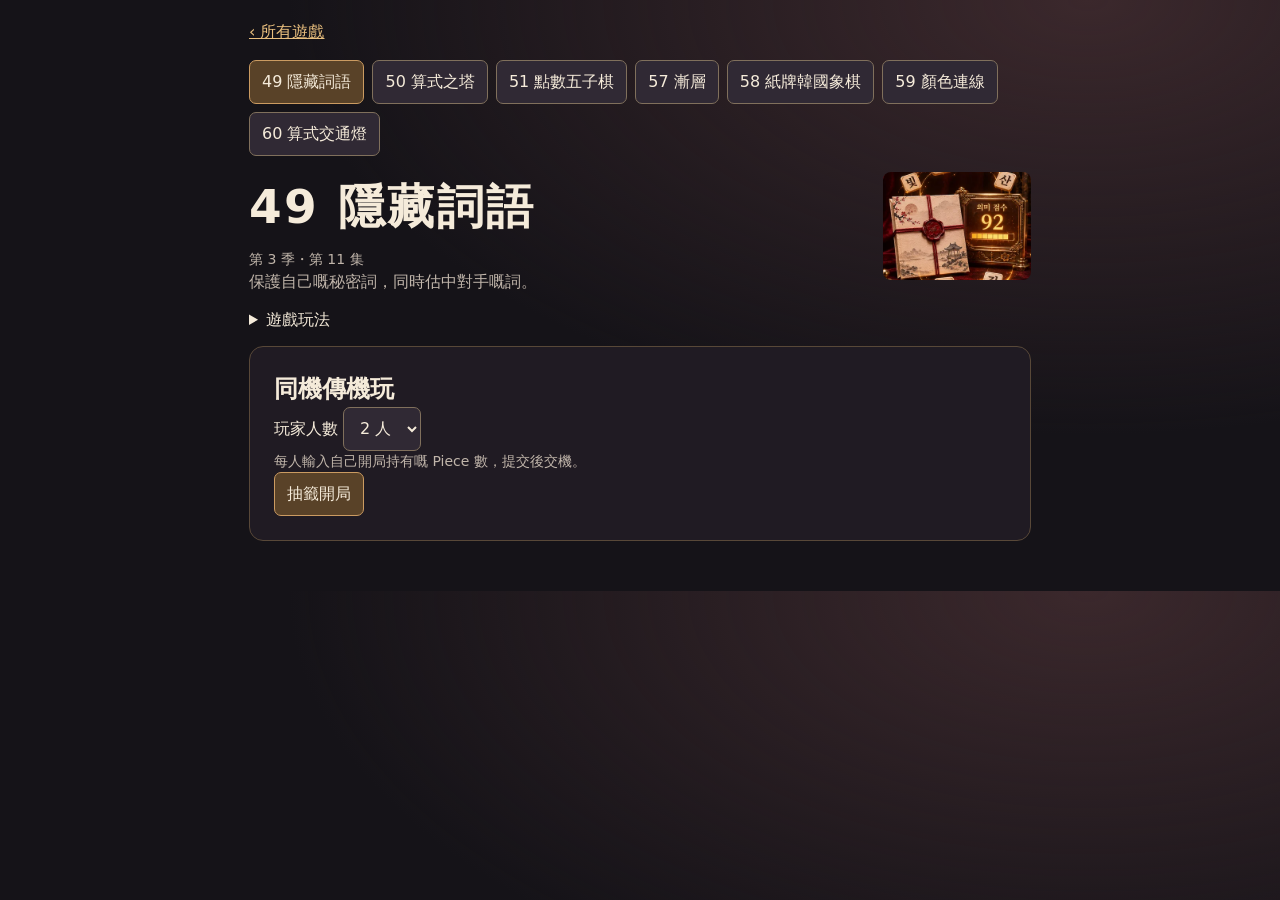
<file: challenges.html>
<!doctype html>
<html lang="zh-HK">
<head>
<meta charset="utf-8">
<meta name="viewport" content="width=device-width, initial-scale=1">
<title>策略挑戰</title>
<style>
:root{color-scheme:dark;--ink:#f5ebda;--muted:#c0b5aa;--gold:#e9bf7e;--panel:#201b23;--stroke:#584838;--jade:#72dbbd;--rose:#ffa799}
*{box-sizing:border-box}
body{margin:0;background:radial-gradient(ellipse at 85% 0%,#3b282c,transparent 52%),#151318;color:var(--ink);font:16px/1.5 "PingFang HK","Noto Sans CJK TC",system-ui,sans-serif}
main{max-width:810px;margin:auto;padding:20px 14px 50px}
a{color:var(--gold)} h1,h2,h3,p{margin:0} h1{font-size:clamp(29px,6vw,47px);letter-spacing:.05em;margin:14px 0 6px}
nav,.row{display:flex;align-items:center;flex-wrap:wrap;gap:8px}
nav{margin:16px 0} button,select,input{font:inherit}
button,select,input{border:1px solid #80705c;border-radius:7px;background:#302934;color:var(--ink);min-height:44px;padding:8px 12px}
button{cursor:pointer} button:hover:not(:disabled){border-color:var(--gold)} button:focus-visible,input:focus-visible,select:focus-visible{outline:2px solid var(--jade);outline-offset:2px}
button:disabled{opacity:.5;cursor:default} .primary,[aria-pressed=true]{background:#594228;border-color:#cb9b61}
.panel{background:var(--panel);border:1px solid var(--stroke);border-radius:14px;padding:clamp(12px,3vw,24px)}
.sub,.caption,small{color:var(--muted)} .caption{font-size:14px} .stats{display:flex;flex-wrap:wrap;gap:8px;margin:14px 0}
.stats span,.tag{display:inline-block;border-radius:6px;background:#302733;padding:4px 9px;border:1px solid var(--stroke)}
.status{min-height:24px;margin:10px 0;color:var(--gold)} .actions{margin-top:14px}
.board{display:grid;grid-template-columns:repeat(7,minmax(0,1fr));gap:3px;width:min(100%,430px);margin:12px auto;border:1px solid #9d7553;background:#4e352d;padding:4px;border-radius:8px}
.cell{display:grid;place-items:center;padding:0;width:100%;min-height:0;aspect-ratio:1;background:#d0a976;box-shadow:inset 0 0 0 1px #f4d3a1;border:0;border-radius:3px;color:#311f19}
.cell:disabled{opacity:1} .cell.selected{background:#f4d59d;outline:3px solid #47311f;outline-offset:-4px}
.stone{display:block;width:69%;aspect-ratio:1;border-radius:50%;box-shadow:inset 0 1px 0 #fff7,0 2px 3px #291913aa;background:radial-gradient(circle at 33% 22%,#d6fff2,#427b70 55%,#1f4d45)}
.stone.ember{background:radial-gradient(circle at 33% 22%,#ffd8c1,#ba503a 55%,#711e13)} .stone.neutral{background:radial-gradient(circle at 33% 22%,#eee0cd,#737078 55%,#403641)}
.bid-grid,.towers{display:grid;grid-template-columns:repeat(3,minmax(0,1fr));gap:7px;margin:12px 0}
.bid-grid label{display:grid;gap:4px} input[type=number]{width:100%;min-width:0} .tower{min-width:0;min-height:225px;display:flex;flex-direction:column;justify-content:end;gap:5px;padding:6px;background:#201a22}
.tile{display:block;color:#251910;background:linear-gradient(160deg,#f2d29f,#b48559);border:1px solid #ecc89a;border-radius:5px;padding:3px;text-align:center;font-weight:750}
.tile.minus{background:linear-gradient(160deg,#fac0b0,#be7662)} .tile.times{background:linear-gradient(160deg,#ace5d4,#66a393)}
.goal{color:var(--jade)} .history{list-style:none;padding:0;margin:12px 0 0;display:grid;gap:6px}
.history li{display:grid;grid-template-columns:minmax(65px,1fr) 3fr 54px;align-items:center;gap:8px;padding:7px;border-bottom:1px solid var(--stroke)} meter{width:100%;height:16px;accent-color:var(--jade)}
.guess input{flex:1;min-width:120px} .guess{margin-top:10px} details{margin:14px 0}
summary{cursor:pointer} .wordlist{margin:8px 0;max-height:150px;overflow:auto;line-height:1.8}
.board{grid-template-columns:repeat(15,minmax(0,1fr));gap:0;padding:8px;background:#cba36f}.cell{box-shadow:none;border-radius:0;background:linear-gradient(90deg,transparent 48%,#785a36 48% 52%,transparent 52%),linear-gradient(transparent 48%,#785a36 48% 52%,transparent 52%)}.stone{width:85%;background:radial-gradient(at 35% 25%,#62616b,#0c0b0c 70%)}.stone.ember{background:radial-gradient(at 35% 25%,white,#ded5ca 68%,#a99b91)}.tile.num{background:#c3a7eb}.hero{float:right;width:clamp(75px,21vw,148px);height:108px;object-fit:cover;border-radius:8px;margin:0 0 8px 12px}.panel{clear:both}.grad-rack{display:grid;grid-template-columns:repeat(7,minmax(0,1fr));gap:3px;margin:16px 0}.grad-cup{padding:6px 1px;text-align:center;border-radius:4px 4px 10px 10px;border:1px solid #a39a89;display:grid;align-content:center;gap:4px;min-height:65px;box-shadow:inset 3px 0 6px #0002}.grad-cup strong{font-size:23px}.grad-cup select{width:100%;min-width:0;padding:0;min-height:40px}.grad-cup.g0{background:#171719;color:#fff}.grad-cup.g1{background:#55565a;color:white}.grad-cup.g2{background:#aeadae;color:#161619}.grad-cup.g3{background:#f1eee6;color:#161619}.grad-shown{display:flex;gap:12px;align-items:center;margin:12px 0}.grad-shown .grad-cup{min-width:70px}.grad-rack button:disabled{opacity:.27}.final-grid{display:grid;grid-template-columns:repeat(var(--size),minmax(0,1fr));gap:3px;max-width:465px;margin:16px auto}.final-grid button{padding:0;min-height:0;aspect-ratio:1;border-color:#77644d;background:#2c2732;font-weight:bold}.final-grid .side0{color:#a2f9e4;background:#214b45}.final-grid .side1{color:#ffc5b3;background:#623d43}.final-grid .legal{outline:2px solid #f8cc75;outline-offset:-3px}.final-grid button:disabled{opacity:.77}.equation-row{display:grid;grid-template-columns:repeat(9,minmax(0,1fr));gap:3px;max-width:465px;margin:7px 0;text-align:center}.equation-row span{padding:6px 0;border-radius:4px;font-weight:bold;color:#18191b}.eq-0{background:#ff8b89}.eq-1{background:#ffda70}.eq-2{background:#8befaa}.animal-deck{display:flex;gap:8px;flex-wrap:wrap;margin:12px 0}.animal-card{box-sizing:border-box;width:108px;padding:6px;border:1px solid #b99c66;border-radius:7px;background:#e7d5b4;color:#29241f;text-align:center;display:grid;justify-items:center}.animal-card small{color:#4a3e33}.move-diagram{width:80px;display:grid;grid-template-columns:repeat(5,1fr);gap:1px;background:#a49885;margin:4px}.move-diagram span{aspect-ratio:1;background:#f6eddf;font-size:13px;line-height:15px}.move-diagram .reachable{background:#797b79}</style>
</head>
<body><main>
<a href="./">‹ 所有遊戲</a>
<nav aria-label="挑戰選擇" id="tabs"></nav>
<img id="hero" class="hero" alt=""><h1 id="title"></h1>
<p id="episode" class="caption"></p>
<p id="intro" class="sub"></p>
<details><summary>遊戲玩法</summary><p id="rules"></p></details>
<section id="game" class="panel"></section>
</main>
<script>
'use strict';
const $=id=>document.getElementById(id);
const panel=$('game');
const sections={
  janggi:["紙牌韓國象棋", "排好移動牌，搶攻對方王棋。", "同機雙人。棋盤橫五格、直六格，王喺底線中央，三兵喺王嘅左右同前方。秘密編排動物牌，交機後公開雙方下一張牌。鼠直行一格，馬行日字，猴行八方一格，象斜行一或兩格，長頸鹿直行兩格。可以跳過中途棋子，落點不可有己方棋。輪流按牌移動一粒棋，食王或用自己嘅王攻入對方王嘅起始格即勝。後手首輪只用前四張即重排，此後雙方用齊五張再排。每局交替先手，先贏兩局勝出。"],
  colors:["顏色連線", "用落子困住對手，或者質疑對方無法連線。", "同機雙人。十四對可落棋，另有每局指定嘅預設端點，首手落一粒，其後每手落兩粒不同色棋。只剩最後一粒時可單放。對方落子後可質疑，上一手玩家要逐色畫出橫直路線，每條至少六格，路線不得重疊。只得一個端點時，可以路線末端補上另一粒。證明成功得分，放棄則由質疑者得分。棋粒落齊亦會驗證，先到三分勝出。"],
  lights:["算式交通燈", "秘密設題，靠紅黃綠燈拆解對方算式。", "同機雙人。每方輸入九格有效算式。雙方暗中提交九格猜測，再同時揭曉。綠色係位置正確，黃色係字元存在但位置有誤，紅色係無剩餘配對。先估中者勝出，同輪命中重賽。繼續作答直至有人估中。"],

  grad:['漸層','睇對手嘅杯色，估佢今輪出大定出細。','三人抽籤，1、2 號先對戰，3 號輪候。每場重新秘密配七杯，兩端黑色，向中央逐級變淺。0 至 9 各有兩粒，每杯放一粒，由左至右數字不可遞減，總和最多 30。首場由 1 號先手，其後每回合由上一回合勝方先出杯，平手維持先手。後手只會見到杯色，揀好先一齊揭數。大數得 1 分，平手無分，出過嘅杯不能再用。每場七回合，高分者勝，領先至無法追平可提早完場。全場平分則原班兩人重賽。勝方留場對輪候者並先手，首先累積兩場勝利即晉級。'],
  line:['點數五子棋','輪流揀三點，秘密競投棋位。','黑棋先選。每輪揀橫、直或斜線上連續三個空位。每人收 10 點，每格暗投至少 1 整點，高價落子，同價歸非選位方。餘點減半向下取整後帶入下輪。同步落完三子先判定，恰好五連先計，六連以上無效。同輪比較五連條數。'],
  tower:['算式之塔','鬥少步報價，再親手砌出目標算式。','三人搶報步數，每人只可報一次。其餘人可報更少步，最低者獨自示範。每步可搬頂部一組積木，可反轉整組，亦可原地翻轉。指定高度、指定結果、所報步數要全部吻合。由頂向下讀，頂層必須係無符號數字，先乘後加減。首報成功加 1、失敗扣 1；後報加扣 2。塔形帶入下一題。先到 7 分完場，包尾同分加賽。'],
  words:['隱藏詞語','保護自己嘅秘密詞，同時估中對手嘅詞。','抽籤定次序，每人獲五個普通名詞。第一輪五揀一，第二輪從餘下四個再揀。每階段出題人最多提供十個名詞線索，公開相似度，達 95% 即停，否則系統補最高相似度提示。其他人暗中作答，齊人先揭曉。每個秘密詞可花一枚 Piece 加答一次。估中者各得 1 分並結束該題。全員估錯，出題人按階段得 1、2、3 分。每題最多三階段，第二輪全部分數加倍。繁中版用本地詞庫評分。']
};
const order={words:[49,11],tower:[50,12],line:[51,13],grad:[57,13],janggi:[58,14],colors:[59,14],lights:[60,14]};
let active='words';
function el(parent,tag,text='',className=''){
  const node=document.createElement(tag);
  node.className=className;node.textContent=text;parent.append(node);return node;
}
function button(parent,label,click,className=''){
  const node=el(parent,'button',label,className);node.type='button';node.onclick=click;return node;
}
function status(text=''){const node=el(panel,'p',text,'status');node.setAttribute('role','status');return node}
function tabs(){ $('tabs').replaceChildren();for(const [key,[id]] of Object.entries(order)){
  const node=button($('tabs'),id+' '+sections[key][0],()=>selectGame(key));
  node.setAttribute('aria-pressed',String(key===active));
}}
function selectGame(key){
  active=Object.hasOwn(sections,key)?key:'words';
  const [title,intro,rules]=sections[active];
  const [id,episode]=order[active];
  $('title').textContent=id+' '+title;$('episode').textContent='第 3 季・第 '+episode+' 集';$('intro').textContent=intro;$('rules').textContent=rules;
  $('hero').src=(typeof coverData==='undefined'?'./art/game-'+id+'.webp':coverData[id]);
  document.title=title+'｜策略挑戰';tabs();
  ({janggi:cardJanggi,colors:colorLink,lights:equationLights,grad:gradLobby,line:lineLobby,tower:towerLobby,words:wordLobby})[active]();
}
function choice(parent,label,entries){
  const wrap=el(parent,'label',label+' ');
  const select=el(wrap,'select');
  for(const [id,text] of entries){const option=el(select,'option',text);option.value=id}
  return select;
}
function shuffle(data){const copy=data.slice();for(let i=copy.length-1;i>0;i--){const j=Math.floor(Math.random()*(i+1));[copy[i],copy[j]]=[copy[j],copy[i]]}return copy}
const N=15, directions=[[1,0],[0,1],[1,1],[-1,1]];
const point=i=>String.fromCharCode(65+i%N)+(Math.floor(i/N)+1);
function ray(i,dx,dy,k){
 const x=i%N+dx*k,y=Math.floor(i/N)+dy*k;
 return x<0||x>=N||y<0||y>=N?-1:y*N+x;
}
function lineWins(board,team){
 let count=0;
 board.forEach((v,i)=>{if(v===team)for(const [x,y] of directions){
 if(board[ray(i,x,y,-1)]===team)continue;
 let n=1;while(board[ray(i,x,y,n)]===team)n++;if(n===5)count++;
 }});return count;
}
function emptyPairs(board){
 const out=[];
 board.forEach((v,i)=>{if(!v)for(const [x,y] of directions){
 const cells=[i,ray(i,x,y,1),ray(i,x,y,2)];if(cells.every(k=>board[k]===0))out.push(cells);
 }});return out;
}
const duelNames=['黑棋','白棋'];
function lineLobby(){
  panel.replaceChildren();el(panel,'h2','選擇對手');
  const actions=el(panel,'div','','row actions');
  button(actions,'對電腦',()=>playLine(true),'primary');
  button(actions,'同機雙人',()=>playLine(false));
}
function playLine(cpu){
  const board=Array(N*N).fill(0),stock=[10,10];
  let round=1,owner=0,pair=[],offers=[],phase='pick',turn=0,note='',result='';
  function botPair(){
    const pairs=shuffle(emptyPairs(board));
    return pairs.find(cells=>cells.some(i=>threat(i,2)))||pairs.find(cells=>cells.some(i=>threat(i,1)))||pairs[0];
  }
  function threat(i,team){const next=board.slice();next[i]=team;return lineWins(next,team)}
  function beginBids(){
    turn=owner;offers=[];phase='bid';
    if(cpu&&turn===1)lockBid(1,botBid());
    else paint();
  }
  function botBid(){
    const priority=pair.map(i=>Number(threat(i,2))*2+Number(threat(i,1)));
    const bid=[1,1,1], limit=stock[1]-Math.floor(Math.random()*3);
    const best=priority.indexOf(Math.max(...priority));
    for(let n=3;n<limit;n++)bid[priority[best]&&Math.random()<0.7?best:Math.floor(Math.random()*3)]++;
    return bid;
  }
  function lockBid(team,bid){
    if(phase!=='bid'||team!==turn||bid.some(n=>!Number.isInteger(n)||n<1)||bid.reduce((a,b)=>a+b,0)>stock[team])return;
    offers[team]=bid;
    if(offers[0]&&offers[1]){
      pair.forEach((cell,i)=>{board[cell]=offers[0][i]===offers[1][i]?2-owner:offers[0][i]>offers[1][i]?1:2});
      for(let i=0;i<2;i++)stock[i]=Math.floor((stock[i]-offers[i].reduce((a,b)=>a+b,0))/2);
      note=pair.map((cell,i)=>point(cell)+'（'+(duelNames[board[cell]-1]||'中立')+'）').join('　');
      const wins=[lineWins(board,1),lineWins(board,2)];
      if(wins[0]||wins[1])result=wins[0]===wins[1]?'雙方五連條數相同，和局。':duelNames[wins[0]>wins[1]?0:1]+'勝出！';
      else if(!emptyPairs(board).length)result='無相連空格，和局。';
      phase=result?'done':'review';paint();return;
    }
    turn=1-team;
    if(cpu&&turn===1){lockBid(1,botBid());return}
    phase=cpu?'bid':'pass';paint();
  }
  function next(){
    round++;owner=1-owner;pair=[];offers=[];note='';
    for(let i=0;i<2;i++)stock[i]=stock[i]+10;
    phase='pick';
    if(cpu&&owner===1){pair=botPair();beginBids();return}
    paint();
  }
  function paint(){
    panel.replaceChildren();const info=el(panel,'div','','stats');
    for(const label of ['第 '+round+' 輪',phase==='bid'?duelNames[turn]+' 可用 '+stock[turn]+' 點':'選位方：'+duelNames[owner]])el(info,'span',label);
    status(result||note||(phase==='pick'?duelNames[owner]+'揀同一直線上連續三個空位。':'本輪提名 '+pair.map(point).join('、')));
    const grid=el(panel,'div','','board');grid.setAttribute('aria-label','十五路棋盤');
    const triples=phase==='pick'?emptyPairs(board):[];
    board.forEach((value,i)=>{
      const cell=button(grid,'',()=>{
        if(pair.includes(i))pair=pair.filter(k=>k!==i);
        else if(triples.some(t=>[...pair,i].every(k=>t.includes(k))))pair.push(i);
        else pair=[i];
        paint();
      },'cell'+(pair.includes(i)?' selected':''));
      cell.setAttribute('aria-label',point(i)+(value?' '+(['','黑棋','白棋','中立棋'][value]):' 空格'));
      if(value)el(cell,'span','','stone '+(['','','ember','neutral'][value]));
      cell.disabled=phase!=='pick'||!!value||!triples.some(t=>t.includes(i));
    });
    const actions=el(panel,'div','','row actions');
    if(phase==='pick')button(actions,'確認提名',beginBids,'primary').disabled=pair.length!==3;
    if(phase==='pass')button(actions,'交畀'+duelNames[turn]+'出價',()=>{phase='bid';paint()},'primary');
    if(phase==='bid'){
      el(panel,'h3',duelNames[turn]+'暗中分配點數');
      const form=el(panel,'form');const fields=el(form,'div','','bid-grid');
      const inputs=pair.map(i=>{const label=el(fields,'label',point(i));const input=el(label,'input');input.type='number';input.inputMode='numeric';input.value=1;input.min=1;input.max=stock[turn];input.required=true;return input});
      const feedback=el(form,'p','','caption');const send=el(form,'button','鎖定出價','primary');send.type='submit';
      form.onsubmit=e=>{e.preventDefault();const bid=inputs.map(i=>i.valueAsNumber);
        if(bid.reduce((a,b)=>a+b,0)>stock[turn])feedback.textContent='三格出價總和超過你擁有嘅點數。';
        else lockBid(turn,bid);
      };
    }
    if(phase==='review')button(actions,'下一輪',next,'primary');
    if(phase==='done')button(actions,'再玩一局',()=>playLine(cpu),'primary');
    button(actions,'返回選擇',lineLobby);
  }
  paint();
}
const symbols={num:'',plus:'+',minus:'−',times:'×'};
function towerValue(stack){
 if(!stack.length||stack[0][0]!=='num')return null;
 let sum=0,term=stack[0][1];
 for(const [op,n] of stack.slice(1)){
  if(op==='num')return null;
  if(op==='times')term*=n;else{sum+=term;term=op==='minus'?-n:n}
 }
 return sum+term;
}
function moveTower(stacks,from,to,count,flip){
 if(count<1||count>stacks[from].length||from===to&&(!flip||count<2))return null;
 const next=stacks.map(s=>s.slice()),group=next[from].splice(0,count);
 if(flip)group.reverse();next[to].unshift(...group);return next;
}
function towerGoal(stacks,last){
 const existing=new Set(stacks.map(s=>s.length+':'+towerValue(s)));
 function candidate(s){
  const value=towerValue(s),key=s.length+':'+value;
  return s.length>=2&&value!==null&&value>0&&value<300&&!existing.has(key)&&key!==last?{value,height:s.length,key}:null;
 }
 for(let trial=0;trial<2000;trial++){
  let state=stacks;
  for(let j=0;j<8;j++){
   const from=shuffle([0,1,2,3]).find(i=>state[i].length),to=Math.floor(Math.random()*4);
   state=moveTower(state,from,to,1+Math.floor(Math.random()*state[from].length),Math.random()<.5)||state;
   for(const s of state){const goal=candidate(s);if(goal)return goal}
  }
 }
 // Any chosen pair can be exposed using the spare towers.
 const tiles=stacks.flat();for(const n of tiles.filter(t=>t[0]==='num'))for(const op of tiles){const goal=candidate([n,op]);if(goal)return goal}
 throw Error('未能產生下一題');
}
function towerLobby(){
 panel.replaceChildren();el(panel,'h2','三人同機搶答');
 button(panel,'開局',towerMatch,'primary');
}
function towerMatch(){
 let stacks=[[['num',2],['plus',3],['times',2]],[['num',3],['minus',2],['times',5]],[['num',5],['plus',7],['times',3]],[['num',7],['minus',3],['plus',5]]];
 let scores=[0,0,0],eligible=[0,1,2],tie=false,round=0,goal,lead,bids,moves,phase,msg,chosen=-1;
 const name=i=>'玩家 '+(i+1);
 function start(){round++;goal=towerGoal(stacks,goal?.key);lead=null;bids=new Set();moves=0;phase='bid';msg='';chosen=-1;paint()}
 function finish(ok){
  const pts=(lead.first?1:2)*(ok?1:-1);scores[lead.i]+=pts;msg=name(lead.i)+(ok?' 示範成功，':' 示範失敗，')+(pts>0?'+':'')+pts+' 分。';phase='result';
  if(Math.max(...eligible.map(i=>scores[i]))>=7){
   const low=Math.min(...eligible.map(i=>scores[i])),bottom=eligible.filter(i=>scores[i]===low);
   if(bottom.length<2){phase='end';msg+=' 包尾：'+name(bottom[0])}
   else{eligible=bottom;tie=true;msg+=' 包尾同分，進入加賽。'}
  }paint()
 }
 function paint(){
  panel.replaceChildren();el(panel,'h2',(tie?'加賽':'第 '+round+' 題')+' · 目標 '+goal.value+' ／ '+goal.height+' 層');
  el(panel,'p',scores.map((s,i)=>name(i)+' '+s+' 分').join('　'));
  const towers=el(panel,'div','','towers');towers.style.gridTemplateColumns='repeat(4,minmax(0,1fr))';
  stacks.forEach((s,i)=>{const col=el(towers,'div','','tower');el(col,'small','ABCD'[i]+' 塔');for(const [op,n] of s)el(col,'span',symbols[op]+n,'tile '+op)});
  status(msg);
  if(phase==='bid'){
   if(lead)el(panel,'p',name(lead.i)+' 報 '+lead.n+' 步，其餘玩家可搶報更少步。');
   const bidders=eligible.filter(i=>!bids.has(i));
   if(bidders.length&&(!lead||lead.n>1)){
    const who=choice(panel,'搶答者',bidders.map(i=>[i,name(i)]));
    const field=el(panel,'input');field.type='number';field.min=1;field.placeholder='報幾多步';field.setAttribute('aria-label','步數');
    button(panel,'鎖定步數',()=>{const n=field.valueAsNumber;if(!Number.isInteger(n)||n<1||lead&&n>=lead.n){field.setCustomValidity('請報有效而更少嘅正整數');field.reportValidity();field.setCustomValidity('');return}
     lead={i:+who.value,n,first:!lead};bids.add(lead.i);paint()});
   }
   if(lead)button(panel,'結束搶答，開始示範',()=>{phase='move';paint()},'primary');else button(panel,'無人搶答，跳題',start);
  }else if(phase==='move'){
   el(panel,'p',name(lead.i)+' 示範 · '+moves+' / '+lead.n+' 步');
   const ids=[0,1,2,3],from=choice(panel,'由',ids.filter(i=>stacks[i].length).map(i=>[i,'ABCD'[i]]));
   if(chosen>=0&&stacks[chosen].length)from.value=chosen;
   from.onchange=()=>{chosen=+from.value;paint()};
   const count=choice(panel,'頂部層數',stacks[+from.value].map((_,i)=>[i+1,i+1]));
   const to=choice(panel,'移到',ids.map(i=>[i,'ABCD'[i]]));to.value=(+from.value+1)%4;
   const flip=choice(panel,'方向',[[0,'保持'],[1,'上下反轉']]);
   button(panel,'確認一步',()=>{const next=moveTower(stacks,+from.value,+to.value,+count.value,+flip.value);if(!next){msg='原地要翻轉至少兩層。';paint();return}
    stacks=next;moves++;chosen=-1;msg='';if(moves===lead.n)finish(stacks.some(s=>s.length===goal.height&&towerValue(s)===goal.value));else paint()},'primary');
   button(panel,'放棄示範',()=>finish(false));
  }else button(panel,phase==='end'?'重新開局':'下一題',phase==='end'?towerMatch:start,'primary');
 }
 start()
}
const vocabulary={
  '飲食':{
    '奶茶':'飲品 茶 奶 香港 茶餐廳', '咖啡':'飲品 咖啡因 茶餐廳 早餐', '檸檬茶':'飲品 茶 水果 酸 茶餐廳', '豆漿':'飲品 豆 早餐 奶狀',
    '菠蘿包':'麵包 烘焙 香港 茶餐廳 早餐', '蛋撻':'甜品 烘焙 蛋 香港 茶餐廳', '雞蛋仔':'甜品 小食 蛋 香港 街頭', '燒賣':'點心 小食 蒸 香港 街頭',
    '蝦餃':'點心 蒸 海鮮 飲茶', '腸粉':'點心 蒸 飲茶 米', '魚蛋':'小食 海鮮 街頭 香港', '叉燒':'肉 燒味 香港', '燒鵝':'肉 燒味 香港',
    '拉麵':'麵 湯 日本 熱食', '壽司':'米 日本 海鮮 冷食', '粥':'米 早餐 熱食 湯', '雪糕':'甜品 冷食 奶', '芝士':'奶 乳製品 鹹食',
    '西瓜':'水果 甜 夏天 多汁', '檸檬':'水果 酸 多汁', '蘋果':'水果 甜 多汁', '香蕉':'水果 甜 黃色', '芒果':'水果 甜 夏天 黃色','橙':'水果 酸 多汁'
  },
  '動物':{
    '貓':'寵物 哺乳 毛 動物叫聲', '狗':'寵物 哺乳 毛 動物叫聲', '兔仔':'寵物 哺乳 毛 跳躍', '倉鼠':'寵物 哺乳 毛 齧齒',
    '獅子':'野生 哺乳 毛 獵食 草原', '老虎':'野生 哺乳 毛 獵食', '大象':'野生 哺乳 草原 大型', '長頸鹿':'野生 哺乳 草原 大型',
    '鯊魚':'海洋 游水 獵食 魚', '海豚':'海洋 游水 哺乳', '鯨魚':'海洋 大型 游水 哺乳', '金魚':'寵物 游水 魚', '企鵝':'鳥 羽毛 游水 寒冷',
    '麻雀':'鳥 羽毛 飛行', '鸚鵡':'鳥 羽毛 飛行 寵物', '蝴蝶':'昆蟲 飛行 花', '蜜蜂':'昆蟲 飛行 花', '螞蟻':'昆蟲 群居 泥土'
  },
  '交通':{
    '巴士':'公路 公共交通 乘客 香港 車', '小巴':'公路 公共交通 乘客 香港 車', '的士':'公路 乘客 香港 車', '電車':'路軌 公共交通 乘客 香港 電',
    '地鐵':'路軌 公共交通 乘客 香港 電', '火車':'路軌 公共交通 乘客', '單車':'公路 車 人力 踏板', '電單車':'公路 車 引擎', '渡輪':'海洋 船 公共交通 乘客',
    '貨船':'海洋 船 運貨 大型', '飛機':'飛行 乘客 引擎 大型', '直升機':'飛行 引擎 救援', '救護車':'公路 車 救援 醫療', '消防車':'公路 車 救援 火'
  },
  '自然':{
    '森林':'樹 山 野生 植物', '草原':'野生 植物 開闊','沙漠':'乾燥 炎熱 開闊', '海灘':'海洋 沙 旅遊 夏天', '海洋':'海 水 開闊 游水', '河流':'水 流動',
    '瀑布':'水 流動 高處 山', '湖泊':'水 內陸', '高山':'山 高處 寒冷 旅遊', '火山':'山 高處 炎熱 火', '雪':'寒冷 天氣 白色', '雨':'水 天氣', '霧':'水 天氣 低能見度',
    '太陽':'天空 光 炎熱', '月亮':'天空 夜晚 光', '星星':'天空 夜晚 光', '彩虹':'天空 天氣 顏色 光'
  },
  '日用品':{
    '雨傘':'雨 水 外出 保護', '雨褸':'雨 水 外出 衣物 保護', '風褸':'外出 衣物 保護', '帽':'外出 衣物 保護', '手套':'衣物 保護 寒冷', '冷氣':'電 室內 寒冷 降溫', '風扇':'電 室內 降溫',
    '雪櫃':'電 室內 寒冷 廚房 儲存', '電飯煲':'電 廚房 米 熱食', '焗爐':'電 廚房 烘焙 熱食', '水樽':'水 儲存 外出','杯':'飲品 水 儲存','茶壺':'茶 飲品 水 儲存',
    '鉛筆':'書寫 文具 學校', '原子筆':'書寫 文具 學校', '橡皮擦':'文具 學校 書寫', '筆記簿':'書寫 文具 學校 紙', '書本':'學校 紙 閱讀', '電腦':'電 學校 螢幕 電子', '手機':'電 外出 螢幕 電子'
  },
  '運動':{
    '足球':'球類 球隊 草地 用腳', '籃球':'球類 球隊 跳躍', '排球':'球類 球隊 跳躍 球網', '羽毛球':'球類 球拍 球網', '網球':'球類 球拍 球網',
    '乒乓球':'球類 球拍 球網 室內', '游水':'水 游水', '跳水':'水 游水 跳躍 高處', '跑步':'用腳 耐力', '單車賽':'踏板 耐力 公路', '滑雪':'寒冷 高處 用腳', '拳擊':'格鬥 室內', '柔道':'格鬥 室內'
  }
};
const aliasData={'咖啡':'咖啡','冰淇淋':'雪糕','巴士':'巴士','公車':'巴士','出租車':'的士','計程車':'的士','自行車':'單車','腳踏車':'單車','摩托車':'電單車','地下鐵':'地鐵','雨衣':'雨褸','空調':'冷氣','冰箱':'雪櫃','游泳':'游水','兔子':'兔仔','小貓':'貓','小狗':'狗','鳳梨包':'菠蘿包','橘子':'橙','氣霧':'霧'};
const wordIndex=new Map();
for(const [group,items] of Object.entries(vocabulary))for(const [word,labels] of Object.entries(items))wordIndex.set(word,{group,tags:new Set(labels.split(' '))});
const frequency=new Map();
for(const {tags} of wordIndex.values())for(const tag of tags)frequency.set(tag,(frequency.get(tag)||0)+1);
const normalize=input=>{const word=input.normalize('NFKC').trim();return Object.hasOwn(aliasData,word)?aliasData[word]:word};
function similarity(guess,secret){
  if(guess===secret)return 100;
  const a=wordIndex.get(guess),b=wordIndex.get(secret);
  let common=0,union=0;
  for(const tag of new Set([...a.tags,...b.tags])){
    const weight=1+Math.log(wordIndex.size/frequency.get(tag));
    union+=weight;
    if(a.tags.has(tag)&&b.tags.has(tag))common+=weight;
  }
  const sameGroup=a.group===b.group;
  const ratio=common/union;
  return Math.min(96,Math.round((sameGroup?20:3)+(sameGroup?79:75)*ratio));
}
function wordLobby(){
 panel.replaceChildren();el(panel,'h2','同機傳機玩');
 const count=choice(panel,'玩家人數',[2,3,4,5,6].map(n=>[n,n+' 人']));
 el(panel,'p','每人輸入自己開局持有嘅 Piece 數，提交後交機。','caption');
 button(panel,'抽籤開局',()=>wordMatch(+count.value),'primary')
}
function wordMatch(count){
 const pool=shuffle([...wordIndex.keys()]),players=shuffle(Array.from({length:count},(_,i)=>({name:'玩家 '+(i+1),hand:pool.splice(0,5),score:0,pieces:0})));
 let round=1,setterIndex=0,stage=1,clues=[],attempt=0,answers=[],spent=new Set(),selected=0;
 const setter=()=>players[setterIndex];
 function clear(title){panel.replaceChildren();el(panel,'h2',title)}
 function pass(player,action){
  clear('請交機畀'+player.name);button(panel,'我係'+player.name+'，繼續',action,'primary');
 }
 function chooseSecret(){
  const p=players[selected];pass(p,()=>{clear(p.name+' · 第 '+round+' 輪揀秘密詞');
   const select=choice(panel,'信封',p.hand.map(w=>[w,w]));
   let pieces;if(round===1){pieces=el(panel,'input');pieces.type='number';pieces.min=0;pieces.value=0;pieces.setAttribute('aria-label','持有 Piece 數');el(panel,'small','開局持有 Piece 數')}
   button(panel,'封存秘密詞',()=>{if(pieces){if(!Number.isSafeInteger(pieces.valueAsNumber)||pieces.valueAsNumber<0)return; p.pieces=pieces.valueAsNumber}
    p.secret=select.value;p.hand=p.hand.filter(w=>w!==p.secret);if(++selected<count)chooseSecret();else beginWord()},'primary');
  })
 }
 function beginWord(){stage=1;clues=[];spent=new Set();beginStage()}
 function beginStage(){attempt=0;answers=[];pass(setter(),clueForm)}
 function history(){for(const c of clues)el(panel,'p','第 '+c.stage+' 階段 · '+c.word+'　'+c.score+'%'+(c.auto?'（自動線索）':''))}
 function clueForm(){
  const p=setter();clear(p.name+' 出線索 · 第 '+stage+' 階段');el(panel,'p','你嘅秘密詞：'+p.secret);history();
  const remaining=[...wordIndex.keys()].filter(w=>w!==p.secret&&!clues.some(c=>c.word===w));
  const pick=choice(panel,'第 '+(attempt+1)+' 個線索',remaining.sort((a,b)=>a.localeCompare(b,'zh-HK')).map(w=>[w,w]));
  button(panel,'公開線索',()=>{const word=pick.value,score=similarity(word,p.secret);clues.push({word,score,stage});attempt++;
   if(score<95&&attempt===10){
    const best=remaining.filter(w=>w!==word).sort((a,b)=>similarity(b,p.secret)-similarity(a,p.secret))[0];
    if(best)clues.push({word:best,score:similarity(best,p.secret),stage,auto:true});
   }
   clear('公開線索');history();
   if(score>=95||attempt===10)button(panel,'開始秘密作答',()=>ask(0),'primary');
   else button(panel,'下一個線索',()=>pass(p,clueForm),'primary')
  },'primary');
 }
 function ask(i){
  if(i===count){reveal();return}if(i===setterIndex){ask(i+1);return}
  const p=players[i];pass(p,()=>{clear(p.name+' 秘密作答');history();
   const a=el(panel,'input');a.placeholder='你估嘅名詞';let b;
   if(p.pieces>0&&!spent.has(i)){b=el(panel,'input');b.placeholder='加答（花 1 Piece，可留空）'}
   button(panel,'鎖定答案',()=>{const word=normalize(a.value);if(!word)return;
    const extra=b&&normalize(b.value);if(extra&&extra!==word){spent.add(i);p.pieces--}
    answers.push({i,words:extra&&extra!==word?[word,extra]:[word]});ask(i+1)},'primary')
  })
 }
 function reveal(){
  const p=setter(),correct=answers.filter(a=>a.words.includes(p.secret)),ended=correct.length>0||stage===3;
  clear('同步揭曉');for(const a of answers)el(panel,'p',players[a.i].name+'：'+a.words.join('、'));
  if(correct.length){for(const a of correct)players[a.i].score+=round;status(correct.map(a=>players[a.i].name).join('、')+' 猜中，各得 '+round+' 分。')}
  else{p.score+=round*stage;status('無人估中，'+p.name+' 得 '+round*stage+' 分。')}
  if(ended)el(panel,'h3','秘密詞：'+p.secret);
  button(panel,ended?'繼續':'下一階段',()=>{if(!ended){stage++;beginStage();return}
   if(++setterIndex<count){beginWord();return}
   if(round===1){round=2;players.splice(0,players.length,...shuffle(players));selected=0;setterIndex=0;chooseSecret();return}
   clear('最終排名');players.slice().sort((a,b)=>b.score-a.score).forEach(p=>el(panel,'p',p.name+'　'+p.score+' 分'));button(panel,'再開一局',wordLobby)
  },'primary')
 }
 chooseSecret()
}
const gradTone=[0,1,2,3,2,1,0],gradColors=['黑','深灰','淺灰','白'];
function gradValid(cups){
 return cups.length===7&&cups.every((v,i)=>Number.isInteger(v)&&v>=0&&v<=9&&(!i||cups[i-1]<=v)&&(!i||i<2||cups[i-2]!==v))&&cups.reduce((a,b)=>a+b,0)<=30;
}
function gradDeal(){
 const bag=Array.from({length:20},(_,i)=>i%10);
 for(;;){const row=shuffle(bag).slice(0,7).sort((a,b)=>a-b);if(gradValid(row))return row}
}
function gradLobby(){
 panel.replaceChildren();el(panel,'h2','三人擂台');
 const row=el(panel,'div','','row actions');
 button(row,'自己玩 · 對兩位電腦',()=>gradMatch(true),'primary');
 button(row,'三人同機',()=>gradMatch(false));
}
function gradMatch(cpu){
 const names=cpu?['你','電腦 A','電腦 B']:['玩家 1','玩家 2','玩家 3'];
 let [a,b,waiting]=shuffle([0,1,2]),wins=[0,0,0],duel=0,lead,rows,used,score,history,chosen;
 const human=p=>!cpu||p===0,other=p=>p===a?b:a;
 function screen(title){
  panel.replaceChildren();el(panel,'p','第 '+duel+' 場 · '+names[a]+' 對 '+names[b]+'　｜　輪候：'+names[waiting],'caption');
  el(panel,'h2',title);el(panel,'p',names.map((n,i)=>n+' '+wins[i]+' 勝').join('　'),'caption');
 }
 function handover(p,action){
  if(cpu){action();return}
  screen('請交機畀'+names[p]);button(panel,'已交機，打開屏風',action,'primary');
 }
 function begin(){duel++;lead=a;rows={};used={[a]:new Set(),[b]:new Set()};score={[a]:0,[b]:0};history=[];chosen={};
  screen('重新分配數字方塊');status(names[lead]+' 先手');button(panel,'開始配杯',()=>setup(a),'primary');
 }
 function ready(p,row){rows[p]=row;if(p===a)setup(b);else nextRound()}
 function setup(p){
  if(!human(p)){ready(p,gradDeal());return}
  handover(p,()=>{
   let row=gradDeal();
   screen(names[p]+' · 屏風後配杯');el(panel,'p','每杯一粒，由左至右細至大。每個數字最多用兩次，七杯總和最多 30。');
   const rack=el(panel,'div','','grad-rack');
   const picks=row.map((v,i)=>{const label=el(rack,'label','','grad-cup g'+gradTone[i]);el(label,'span',gradColors[gradTone[i]]);
    const select=el(label,'select');select.setAttribute('aria-label','第 '+(i+1)+' 杯數字');
    for(let n=0;n<=9;n++){const o=el(select,'option',String(n));o.value=n}select.value=v;
    select.onchange=()=>{row[i]=+select.value;update()};return select});
   const msg=status();button(panel,'隨機配杯',()=>{row=gradDeal();picks.forEach((v,i)=>v.value=row[i]);update()});
   const lock=button(panel,'封存七杯',()=>{if(gradValid(row))ready(p,row.slice())},'primary');
   function update(){const valid=gradValid(row);lock.disabled=!valid;msg.textContent='總和 '+row.reduce((a,b)=>a+b,0)+' / 30'+(valid?'':'　請檢查排列、數字用量同總和。')}update();
  })
 }
 function nextRound(){chosen={};pick(lead)}
 function log(){
  if(!history.length)return;
  const details=el(panel,'details');el(details,'summary','已揭曉嘅回合');
  history.forEach((r,i)=>el(details,'p','第 '+(i+1)+' 回合 · '+[a,b].map(p=>names[p]+' '+gradColors[r[p].tone]+'杯 '+r[p].value).join(' ／ ')))
 }
 function cpuChoice(p,options,shownTone){
  if(shownTone===null)return shuffle(options)[0];
  // Estimate the opposing value from public colours and previous reveals only.
  const rival=other(p),scores=options.map(()=>0);
  for(let t=0;t<160;t++){
   const guess=gradDeal(),slots=[0,1,2,3,4,5,6];let weight=1;
   for(const r of history){const target=r[rival];const same=slots.filter(k=>gradTone[k]===target.tone);
    if(!same.length){weight=0;break}
    same.sort((x,y)=>Math.abs(guess[x]-target.value)-Math.abs(guess[y]-target.value));const k=same[0];
    weight/=1+Math.abs(guess[k]-target.value);slots.splice(slots.indexOf(k),1)}
   const possible=slots.filter(k=>gradTone[k]===shownTone);
   for(const k of possible)options.forEach((i,j)=>{const n=rows[p][i];scores[j]+=weight*(Math.sign(n-guess[k])-0.055*n)/possible.length});
  }
  return options[scores.indexOf(Math.max(...scores))];
 }
 function pick(p){
  const first=p===lead,op=other(p),tone=first?null:gradTone[chosen[op]],options=rows[p].map((_,i)=>i).filter(i=>!used[p].has(i));
  if(!human(p)){submit(cpuChoice(p,options,tone));return}
  handover(p,()=>{screen('第 '+(history.length+1)+' 回合 · '+names[p]+' 揀杯');
   el(panel,'p',names[a]+' '+score[a]+'：'+score[b]+' '+names[b]);
   if(!first){const shown=el(panel,'div','','grad-shown');el(shown,'span',gradColors[tone]+'杯','grad-cup g'+tone);el(shown,'span',names[op]+' 已出杯')}
   const rack=el(panel,'div','','grad-rack');rows[p].forEach((n,i)=>{const cup=button(rack,'',()=>submit(i),'grad-cup g'+gradTone[i]);el(cup,'small',gradColors[gradTone[i]]);el(cup,'strong',String(n));cup.disabled=used[p].has(i);cup.setAttribute('aria-label','第 '+(i+1)+' 杯，'+n)});
   log()
  })
  function submit(i){chosen[p]=i;used[p].add(i);if(first)pick(op);else reveal()}
 }
 function reveal(){
  const entry={};for(const p of [a,b])entry[p]={value:rows[p][chosen[p]],tone:gradTone[chosen[p]]};history.push(entry);
  const diff=entry[a].value-entry[b].value;if(diff){lead=diff>0?a:b;score[lead]++}
  screen('第 '+history.length+' 回合 · 揭杯');const tray=el(panel,'div','','grad-shown');
  for(const p of [a,b]){const cup=el(tray,'div','','grad-cup g'+entry[p].tone);el(cup,'small',names[p]);el(cup,'strong',String(entry[p].value))}
  status((diff?names[lead]+' 贏 1 分':'平手，雙方 0 分')+'　｜　'+names[a]+' '+score[a]+'：'+score[b]+' '+names[b]);log();
  if(history.length<7&&Math.abs(score[a]-score[b])<=7-history.length){button(panel,'下一回合 · '+names[lead]+' 先手',nextRound,'primary');return}
  if(score[a]===score[b]){el(panel,'p','全場平分，原班兩人重新配杯再賽。');button(panel,'重賽',begin,'primary');return}
  const winner=score[a]>score[b]?a:b;wins[winner]++;
  if(wins[winner]===2){el(panel,'h2',names[winner]+' 累積兩場勝利，晉級決賽！');button(panel,'再玩',gradLobby,'primary');return}
  el(panel,'p',names[winner]+' 贏出本場，下一場對 '+names[waiting]+'。');
  button(panel,'下一場',()=>{const loser=other(winner);a=winner;b=waiting;waiting=loser;begin()},'primary');
 }
 begin()
}

function finalGrid(size, label) {
 const grid=el(panel,'div','','final-grid');
 grid.style.setProperty('--size',size);grid.setAttribute('aria-label',label);
 return grid;
}
const straight=[[0,-1],[0,1],[-1,0],[1,0]];
const diagonal=[[-1,-1],[1,-1],[-1,1],[1,1]];
const doubleStep=steps=>steps.map(([x,y])=>[2*x,2*y]);
const chessCards=[
 ['鼠',straight,'🐀','上下左右一格'],
 ['馬',[[1,2],[-1,2],[1,-2],[-1,-2],[2,1],[-2,1],[2,-1],[-2,-1]],'🐎','行日字'],
 ['猴',[...straight,...diagonal],'🐒','周圍八方向一格'],
 ['象',[...diagonal,...doubleStep(diagonal)],'🐘','斜行一格或兩格'],
 ['長頸鹿',doubleStep(straight),'🦒','上下左右兩格']
];
function movementCard(parent,index,action){
 const [name,moves,animal,desc]=chessCards[index];
 const card=action?button(parent,'',action,'animal-card'):el(parent,'div','','animal-card');
 el(card,'strong',name);const diagram=el(card,'span','','move-diagram');
 for(let y=-2;y<=2;y++)for(let x=-2;x<=2;x++){
  const current=x===0&&y===0,legal=moves.some(([dx,dy])=>dx===x&&dy===y);
  el(diagram,'span',current?animal:'',legal?'reachable':'');
 }
 diagram.setAttribute('aria-hidden','true');el(card,'small',desc);return card;
}
function cardJanggi(){
 let score=[0,0],starter=Math.random()<.5?0:1,turn,board,queues,plans,selected,setup;
 const names=['青方','赤方'];
 newRound();
 function newRound(){
  board=Array(30).fill('');
  for(const [i,p] of [[2,'1王'],[1,'1兵'],[3,'1兵'],[7,'1兵'],[27,'0王'],[26,'0兵'],[28,'0兵'],[22,'0兵']])board[i]=p;
  turn=starter;queues=[[],[]];plans=[[],[]];selected=-1;setup=0;plan(starter,true)
 }
 function pass(p,next){panel.replaceChildren();el(panel,'h2','請交機畀'+names[p]);button(panel,'準備好',next,'primary')}
 function plan(p,initial){
  const count=initial&&p!==starter?4:5;
  plans[p]=[];
  pass(p,draw);
  function draw(){
   panel.replaceChildren();el(panel,'h2',names[p]+' · 排 '+count+' 張移動牌');
   el(panel,'p','次序：'+plans[p].map(i=>chessCards[i][0]).join(' → '));
   const deck=el(panel,'div','','animal-deck');
   chessCards.forEach((_,i)=>movementCard(deck,i,()=>{plans[p].push(i);draw()}).disabled=plans[p].includes(i)||plans[p].length===count);
   button(panel,'重排',()=>{plans[p]=[];draw()});
   button(panel,'封存次序',()=>{
    queues[p]=initial&&p!==starter?plans[p].slice(0,4):plans[p].slice();
    if(initial&&setup++===0){plan(1-p,true);return}
    if(!initial)turn=1-p;
    play()
   },'primary').disabled=plans[p].length!==count;
  }
 }
 function targets(i){
  if(board[i][0]!==String(turn))return [];
  const x=i%5,y=Math.floor(i/5),sign=turn?-1:1;
  return chessCards[queues[turn][0]][1].map(([dx,dy])=>[x+dx*sign,y+dy*sign])
   .filter(([c,r])=>c>=0&&c<5&&r>=0&&r<6&&board[r*5+c][0]!==String(turn)).map(([c,r])=>r*5+c)
 }
 function advance(){
  queues[turn].shift();selected=-1;
  if(!queues[turn].length){plan(turn,false);return}
  turn=1-turn;play()
 }
 function play(){
  panel.replaceChildren();el(panel,'h2',names[turn]+' 行棋 · '+score.join(' 比 '));
  status(names.map((n,p)=>n+' 下張牌：'+chessCards[queues[p][0]][0]).join('　'));
  const shown=el(panel,'div','','animal-deck');names.forEach((name,p)=>{const holder=el(shown,'div');el(holder,'small',name);movementCard(holder,queues[p][0])});
  const legal=selected<0?[]:targets(selected),grid=finalGrid(5,'五列六行棋盤');
  board.forEach((p,i)=>{const node=button(grid,p.slice(1)||([2,27].includes(i)?'營':''),()=>{
   if(legal.includes(i)){
    const piece=board[selected],victim=board[i];board[i]=piece;board[selected]='';
    if(victim.endsWith('王')||piece.endsWith('王')&&i===(turn===0?2:27)){win();return}advance()
   }else{selected=i;play()}
  },(p?'side'+p[0]:'')+(legal.includes(i)?' legal':''));node.disabled=!legal.includes(i)&&!targets(i).length;node.setAttribute('aria-label','棋格 '+(i+1)+(p?' '+names[+p[0]]+p.slice(1):''))});
  if(!board.some((_,i)=>targets(i).length))button(panel,'無合法步 · 棄用呢張牌',advance,'primary')
 }
 function win(){
  const winner=turn;score[winner]++;
  panel.replaceChildren();el(panel,'h2',names[winner]+(score[winner]===2?' 贏出對局':' 贏出本局')+' · '+score.join(' 比 '));
  button(panel,score[winner]===2?'再玩':'下一局',()=>{if(score[winner]===2)cardJanggi();else{starter=1-starter;newRound()}},'primary')
 }
}
const linkPalette=['#ff847d','#83c8ff','#98e3ac','#ffe17b','#c69dff','#ffa9dc','#f39a62','#c5a478','#7dc4d2','#b2c15f','#de85ab','#8287ce','#f2c9a4','#c3dbe0','#ffffff','#bbbbbb'];
function nearby(a,b){return Math.abs(a%10-b%10)+Math.abs(Math.floor(a/10)-Math.floor(b/10))===1}
function colorLink(){
 const size=10,names=['甲方','乙方'];
 let loser=0,scores=[0,0],starter=Math.random()<.5?0:1,turn,board,placed,opening,color,phase,proof,drawColor,msg;
 start();
 function start(){
  turn=starter;board=Array(100).fill(-1);placed=[];opening=true;color=0;phase='place';const preset=[[[32,37],[5,65]],[[14,74]],[[20,27],[64,69]],[],[[11,18],[80,88]]][scores[0]+scores[1]];preset.forEach((pair,j)=>pair.forEach(i=>board[i]=14+j));proof=[];drawColor=0;msg='';render()
 }
 function endpoints(c){return board.flatMap((v,i)=>v===c?[i]:[])}
 function hasProof(){
  return proof.every((path,c)=>{const ends=endpoints(c);return !ends.length||path.length>=6&&ends.every(i=>i===path[0]||i===path.at(-1))})
 }
 function settle(p){
  loser=1-p;scores[p]++;phase='end';msg=names[p]+' 贏出本局';render()
 }
 function confirm(){
  const allFull=board.filter(c=>c>=0&&c<14).length===28;
  turn=1-turn;opening=false;placed=[];msg='';
  if(allFull){phase='proof';proof=linkPalette.map(()=>[]);msg='棋粒已落齊，請上一手玩家證明所有路線。'}
  render()
 }
 function render(){
  panel.replaceChildren();el(panel,'h2',scores.join(' 比 ')+' · '+(phase==='proof'?names[1-turn]+' 證明路線':phase==='place'?names[turn]+' 落子':'本局完結'));
  status(msg||(phase==='place'?'本手放 '+(opening?1:2)+' 粒，兩粒需用不同顏色。':'每條路線至少六格，橫直相連，路線不可交疊。'));
  if(phase==='end'){button(panel,scores.some(n=>n>=3)?'再玩':'下一局',()=>{if(scores.some(n=>n>=3))colorLink();else{panel.replaceChildren();el(panel,'h2',names[loser]+' 揀下一局先手');names.forEach((n,i)=>button(panel,n+' 先手',()=>{starter=i;start()}))}},'primary');return}
  const palette=el(panel,'div','','row actions');
  linkPalette.forEach((t,c)=>{const b=button(palette,(c>=14?'XY'[c-14]:String.fromCharCode(65+c)),()=>{if(phase==='proof')drawColor=c;else color=c;render()});b.style.color=t;b.setAttribute('aria-pressed',String(c===(phase==='proof'?drawColor:color)));b.disabled=phase==='proof'?!endpoints(c).length:c>=14});
  const grid=finalGrid(size,'顏色連線棋盤');
  board.forEach((v,i)=>{
   const route=phase==='proof'?proof.findIndex(p=>p.includes(i)):-1;
   const b=button(grid,v>=0?(v>=14?'XY'[v-14]:String.fromCharCode(65+v)):route>=0?'•':'',()=>{
    if(phase==='place'){
     if(v>=0){const j=placed.indexOf(i);if(j>=0){placed.splice(j,1);board[i]=-1;render()}return}
     if(placed.length===(opening?1:2)||endpoints(color).length===2||placed.some(j=>board[j]===color))return;
     board[i]=color;placed.push(i);
    }else{
     const path=proof[drawColor];
     if(path.at(-1)===i){path.pop();render();return}
     if(route>=0||v>=0&&v!==drawColor||!path.length&&v!==drawColor||path.length&&!nearby(path.at(-1),i))return;
     if(path.length>1&&board[path.at(-1)]===drawColor)return;
     path.push(i)
    }
    render()
   });
   if(v>=0||route>=0){b.style.color=linkPalette[Math.max(v,route)];b.classList.add('legal')}
   b.setAttribute('aria-label','第 '+(i+1)+' 格'+(v>=0?' '+(v>=14?'XY'[v-14]:String.fromCharCode(65+v)):''));
  });
  if(phase==='place'){
   button(panel,'確認落子',confirm,'primary').disabled=placed.length!==(opening?1:2)&&!(placed.length===1&&board.filter(v=>v>=0&&v<14).length===28);
   if(!opening)button(panel,'質疑無法連線',()=>{phase='proof';proof=linkPalette.map(()=>[]);drawColor=board.find(v=>v>=0);msg='請上一手玩家逐色畫線，未配對嘅棋可用路線末端補上。';render()}).disabled=!!placed.length;
  }else{
   button(panel,'清除所選路線',()=>{proof[drawColor]=[];render()});
   button(panel,'提交證明',()=>{if(hasProof())settle(1-turn)},'primary').disabled=!hasProof();
   button(panel,'放棄證明',()=>settle(turn))
  }
 }
}
function eqFeedback(guess,secret){
 const marks=Array(guess.length).fill(0),stock=new Map();
 for(let i=0;i<secret.length;i++){if(guess[i]===secret[i])marks[i]=2;else stock.set(secret[i],(stock.get(secret[i])||0)+1)}
 for(let i=0;i<guess.length;i++)if(!marks[i]&&stock.get(guess[i])){marks[i]=1;stock.set(guess[i],stock.get(guess[i])-1)}
 return marks
}
function eqValid(formula){
 if(!/^[0-9+*/^=\-]{9}$/.test(formula))return false;
 const sides=formula.split('=');if(sides.length!==2)return false;
 function value(side){
  if(!/^(0|[1-9]\d*)([+*/^\-](0|[1-9]\d*))*$/.test(side))return NaN;
  const tokens=side.match(/\d+|[^\d]/g);
  for(const ops of [['^'],['*','/'],['+','-']]){
   let i=1;
   while(i<tokens.length){
    const op=tokens[i];
    if(!ops.includes(op)){i+=2;continue}
    if(op==='^'&&tokens[i+2]==='^'){i+=2;continue}
    const a=Number(tokens[i-1]),b=Number(tokens[i+1]);
    const n=op==='^'?a**b:op==='*'?a*b:op==='/'?a/b:op==='+'?a+b:a-b;
    tokens.splice(i-1,3,n);i=Math.max(1,i-2);
   }
  }
  return Number(tokens[0])
 }
 const [a,b]=sides.map(value);
 return Number.isFinite(a)&&Number.isFinite(b)&&Math.abs(a-b)<=1e-10
}
function equationLights(){
 let secrets=[],guesses=[],records=[[],[]],round=1,p=0;
 const names=['甲方','乙方'];
 handover();
 function handover(){
  panel.replaceChildren();el(panel,'h2','請交機畀'+names[p]);button(panel,'準備好',input,'primary')
 }
 function show(parent,entry){
  const row=el(parent,'div','','equation-row');
  [...entry.text].forEach((c,i)=>{const tile=el(row,'span',c,'eq-'+entry.marks[i]);tile.setAttribute('aria-label',c+' '+['紅','黃','綠'][entry.marks[i]])})
 }
 function input(){
  const setup=secrets.length<2;
  panel.replaceChildren();el(panel,'h2',names[p]+' · '+(setup?'設定秘密算式':'第 '+round+' 輪猜算式'));
  if(!setup)records[p].forEach(entry=>show(panel,entry));
  const form=el(panel,'form'),field=el(form,'input');field.maxLength=9;field.autocomplete='off';field.spellcheck=false;field.setAttribute('aria-label','九格算式');field.placeholder=setup?'例 12+3=30/2':'輸入 9 個字元';
  const keys=el(form,'div','','row actions');
  for(const c of '0123456789+-*/^=')button(keys,c,()=>{if(field.value.length<9)field.value+=c});
  button(keys,'刪除',()=>{field.value=field.value.slice(0,-1)});
  const feedback=el(form,'p','','status'),submit=el(form,'button','鎖定','primary');submit.type='submit';
  form.onsubmit=e=>{
   e.preventDefault();const text=field.value.trim().replaceAll('×','*').replaceAll('÷','/');
   if(setup?!eqValid(text):!/^[0-9+*/^=\-]{9}$/.test(text)){feedback.textContent=setup?'請輸入有效等式，剛好 9 格。':'請填滿 9 格，只用數字同指定符號。';return}
   if(setup)secrets.push(text);else guesses.push(text);
   if(!setup&&p===1){reveal();return}
   p=1-p;handover()
  }
 }
 function reveal(){
  panel.replaceChildren();el(panel,'h2','第 '+round+' 輪 · 同步揭曉');
  const hits=guesses.map((text,i)=>{const marks=eqFeedback(text,secrets[1-i]);const entry={text,marks};records[i].push(entry);el(panel,'p',names[i]);show(panel,entry);return marks.filter(n=>n===2).length});
  if(hits.includes(9)){
   const totals=hits.includes(9)?hits:records.map(r=>Math.max(...r.map(e=>e.marks.filter(n=>n===2).length)));
   status(totals[0]===totals[1]?'平手，重新出題。':names[totals[0]>totals[1]?0:1]+' 勝出！');
   el(panel,'p','秘密算式：'+secrets.join(' ／ '));button(panel,'再玩',equationLights,'primary');return
  }
  button(panel,'下一輪',()=>{round++;guesses=[];p=0;handover()},'primary')
 }
}

selectGame(document.documentElement.dataset.game||new URLSearchParams(location.search).get('game'));
</script>
</body>
</html>
</file>
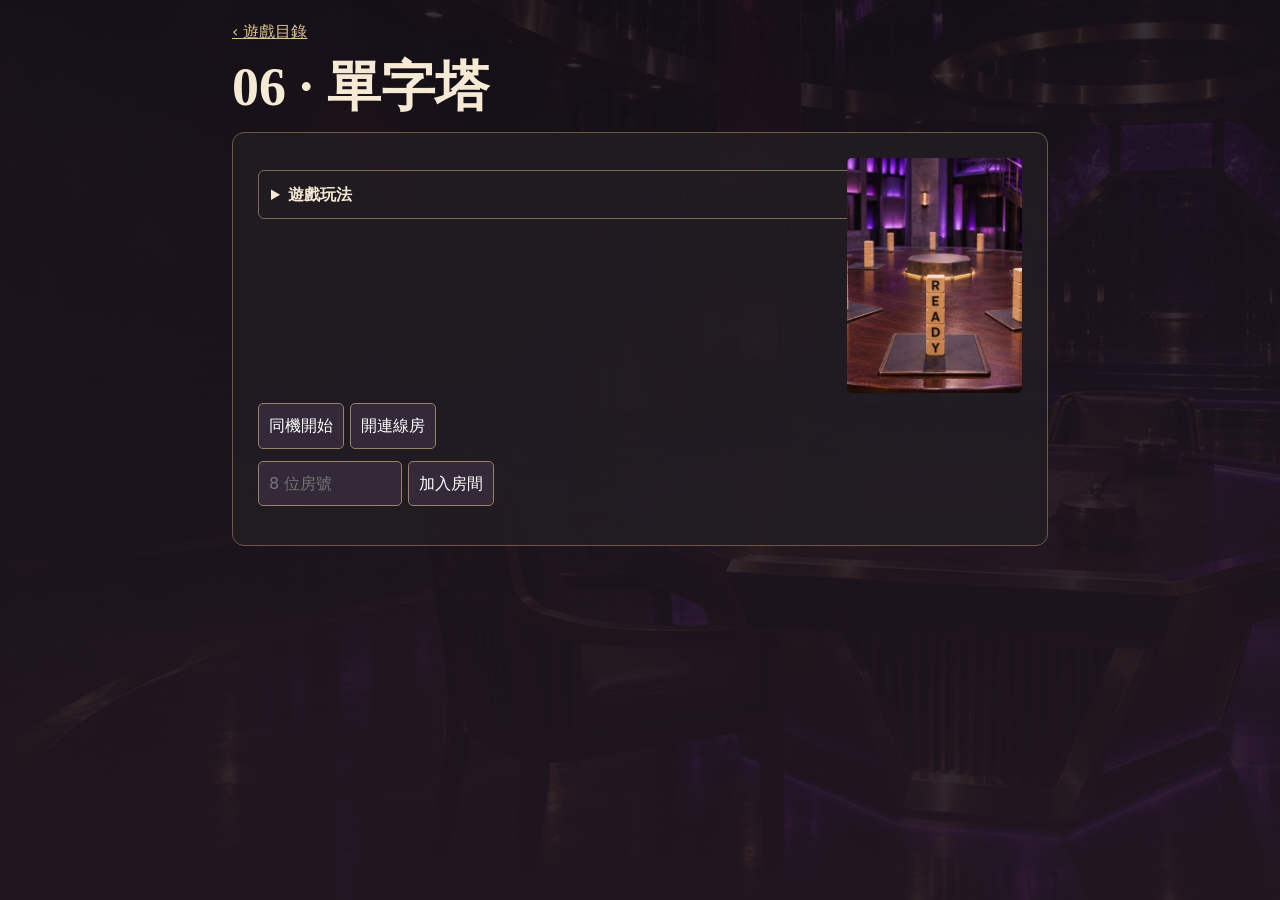
<file: finals.html>
<!doctype html><html lang="zh-HK"><head><meta charset="utf-8"><meta name="viewport" content="width=device-width,initial-scale=1"><title>魔鬼的計謀 · 第一季</title><style>
*{box-sizing:border-box}body{margin:0;color:#f6ead6;background:linear-gradient(#161119df,#211721ec),url(art/arena.webp) center/cover fixed;font:16px/1.45 system-ui,sans-serif;min-height:100vh}main{max-width:840px;margin:auto;padding:20px 12px 44px}a{color:#dfc695}h1{margin:8px 0;font:600 clamp(32px,6vw,54px) Georgia,serif}h2{margin:10px 0;font-size:20px}p{margin:8px 0 14px}button,input,select{font:inherit;border-radius:5px;padding:10px;border:1px solid #9b8168;background:#332938;color:#fff}button{cursor:pointer}button:disabled{opacity:.5}button:focus-visible{outline:3px solid #fff}article{background:#221c23e8;border:1px solid #705748;border-radius:12px;padding:clamp(12px,3vw,25px)}.actions,.bank{display:flex;gap:6px;flex-wrap:wrap;margin:12px 0}.hero{float:right;width:min(32%,175px);margin:0 0 10px 15px;border-radius:5px}.panel{clear:both}.cube{background:#d5aa72 url(art/maple.webp) center/cover;color:#271b13;border:1px solid #976e4a;border-bottom:4px solid #745236;min-width:32px;font:bold 21px Georgia;padding:4px 7px;text-shadow:0 0 4px #ffe4b3}.towers{display:flex;gap:3px;background:#493124 url(art/walnut.webp) center/cover;padding:10px 3px;border-radius:5px}.mat{display:flex;flex:1;min-width:0;align-items:center;flex-direction:column;background:#211b1bc9;border:1px solid #71593e;border-radius:4px;padding:3px;min-height:155px}.mat.on{border-color:#ffd87d;background:#654c3599}.mat button{max-width:100%;padding:3px}.mat .who{width:100%;font-size:13px;color:#ffe7be;background:none;border:0}.row{display:flex;justify-content:center;gap:3px}.hex{width:min(15vw,80px);aspect-ratio:.866;padding:0;clip-path:polygon(50% 0,100% 25%,100% 75%,50% 100%,0 75%,0 25%);background:#d9b985 url(art/brass.webp) center/cover;color:#130e13;font:bold clamp(21px,5vw,36px) Georgia;border:0}.row+.row{margin-top:max(-20px,-4vw)}.hex.sel{background:#fff0bf}.time{font-variant-numeric:tabular-nums;color:#ffdf97}.buzz{padding:13px 24px;background:#762f3f}.entry{width:9em;text-transform:uppercase}label{display:inline-flex;align-items:center;gap:8px;flex-wrap:wrap}#error{color:#ffbc9a}#box{clear:both}
.game-rules{margin:12px 0;padding:8px 12px;border:1px solid #806b54;border-radius:6px}.game-rules summary{cursor:pointer;font-weight:700;padding:4px 0}.game-rules ol{padding-inline-start:24px;margin:8px 0 4px}.game-rules li+li{margin-top:7px}
.word-answer{margin:12px 0;padding:10px 12px;background:#332938;border:1px solid #9b8168;border-radius:5px}.word-answer h2{margin:0 0 6px;font-size:16px}.word-answer ul{display:flex;flex-wrap:wrap;gap:6px;margin:0;padding:0;list-style:none}.word-answer li{padding:3px 7px;border-radius:4px;background:#4c3b48;overflow-wrap:anywhere;max-width:100%}</style></head><body><main><a href="./">‹ 遊戲目錄</a><h1 id="title"></h1><article><img class="hero" alt="" id="cover"><details class="game-rules" id="game-rules"><summary>遊戲玩法</summary><ol></ol></details><section class="panel" id="box"></section><p id="error" role="status"></p></article></main><script src="./multiplayer/how-to-play.js?v=word-tower2"></script><script type="module" src="./multiplayer/finals-ui.mjs?v=word-tower2"></script></body></html>
</file>
<file: art/arena.css>
:root {
  --vellum: url('./parchment.webp');
  --walnut: url('./walnut.webp');
  --metal: url('./metal.webp');
  --brass: url('./brass.webp');
  --slate: url('./slate.webp');
  --felt: url('./felt.webp');
  --maple: url('./maple.webp');
  --ivory: url('./ivory.webp');
  --card-back: url('./cardback.webp');
  --counters: url('./counters.webp');
  --props: url('./props.webp');
  --ink: #211720;
  --gold: #eed3a4;
  --rim: #a07b55;
}

body { background: linear-gradient(180deg, #100e17ed, #151119f7), var(--metal) repeat; color: #f5ede4; }
main { max-width: 920px; padding: 18px 16px 48px; }
header { padding: 10px 0 13px; border-color: #655145; color: var(--gold); }
.arena-hero {
  display: grid; align-content: end; min-height: clamp(236px, 46vw, 410px);
  padding: clamp(20px, 5vw, 48px); border: 1px solid #79634e; border-radius: 10px;
  background: linear-gradient(90deg, #100b14eb 0%, #100b1499 40%, #100b1414 77%),
    url('./arena.webp') 58% 52% / cover;
}
.arena-hero h1 { margin: 0 0 10px; max-width: none; line-height: 1.08; color: #fff0d7; text-shadow: 0 3px 14px #0d080f; }
.arena-hero p { color: #f0d9bc; margin: 0; }
.list { display: grid; grid-template-columns: repeat(3, minmax(0, 1fr)); gap: 12px; margin-top: 16px; }
.entry {
  display: grid; grid-template-columns: auto minmax(0, 1fr) auto; grid-template-rows: auto 1fr;
  align-items: center; column-gap: 8px; overflow: hidden; min-width: 0; padding: 0 9px 8px;
  background: linear-gradient(#1d1720d9,#1d1720ed), var(--brass) center / 160px;
  border: 1px solid #79634e; border-radius: 8px;
}
.entry img { grid-column: 1 / -1; width: calc(100% + 18px); max-width: none; height: auto; margin: 0 -9px 8px; display: block; aspect-ratio: 1.62; object-fit: cover; object-position: center 48%; border-bottom: 1px solid #8a674b; }
.entry b { font-size: 17px; color: #d8b483; }
.entry strong { display: block; font-size: clamp(14px, 2.5vw, 19px); line-height: 1.23; }
.entry small { margin-top: 3px; color: #d6c1b3; font-size: 10px; letter-spacing: .03em; line-height: 1.12; }
.entry i { font-style: normal; }
.entry:hover { border-color: #ddad78; }
#play { margin: 12px auto 0; max-width: 730px; }
#play h2 {
  margin-top: 11px; padding: 18px 95px 18px 15px; min-height: 70px; color: #fff0d7;
  background: linear-gradient(90deg,#18101bed 0%,#18101bbb 60%,#18101b25), var(--game-cover, var(--walnut)) right 44% / cover;
  border: 1px solid #7d604e; border-radius: 8px; text-shadow: 0 2px 8px #100811;
}
#play[data-game="13"] { --game-cover: url('./game-13.webp'); }
#play[data-game="15"] { --game-cover: url('./game-15.webp'); }
#play[data-game="21"] { --game-cover: url('./game-21.webp'); }
#play[data-game="28"] { --game-cover: url('./game-28.webp'); }
#play[data-game="29"] { --game-cover: url('./game-29.webp'); }
#play[data-game="30"] { --game-cover: url('./game-30.webp'); }
#play[data-game="31"] { --game-cover: url('./game-31.webp'); }
#play[data-game="33"] { --game-cover: url('./game-33.webp'); }
#play[data-game="34"] { --game-cover: url('./game-34.webp'); }
#play[data-game="36"] { --game-cover: url('./game-36.webp'); }
#play[data-game="37"] { --game-cover: url('./game-37.webp'); }
#play[data-game="42"] { --game-cover: url('./game-42.webp'); }
#play[data-game="44"] { --game-cover: url('./game-44.webp'); }
#play[data-game="48"] { --game-cover: url('./game-48.webp'); }

#play button:not(.link) { min-height: 44px; }
#play #online-entry, #play #room-status button, #play #controls button:not(.link), #play .match-actions > button:not(.table-card-pick), #board > button {
  background: linear-gradient(#31202cbf,#1c1526ea), var(--brass) center / 135px;
  border-color: #937653;
}
#play .primary { background: linear-gradient(#6a2735ca,#4b1927ee), var(--felt) center / 160px; border-color: #ce9277; }
#play button:disabled:not(.pointStone,.wgCell,.challengeGrid button) { cursor: default; }
#play #room-status:not([hidden]) {
  margin: 10px 0; padding: 8px 12px; border: 1px solid #72554d; border-radius: 8px;
  background: linear-gradient(#211628d9,#211628d9), var(--walnut) center / 200px;
}
#room-status p { margin: 4px 0; color: #f4dbba; }
#room-status button { margin: 5px 8px 5px 0; }
#hint { margin: 8px 0 12px; color: #e0cbc2; }
#board { color: var(--ink); border: 1px solid var(--rim); border-radius: 8px; background: linear-gradient(#fff9edb8,#f8e8d2a8), var(--vellum) center / 235px; }
#board button:focus-visible, #controls button:focus-visible, #online-entry:focus-visible, #room-status button:focus-visible {
  outline: 3px solid #7132a6; outline-offset: -3px;
}
#play #msg { color: #f6dcb6; }
#board input { background: #fbf0dd; border: 1px solid #8c6c53; border-radius: 4px; }
#play select { max-width: 100%; }

#board .pointBoard { background: linear-gradient(#dba26f15,#9f72492e), var(--maple) center / cover; }
.pointLine { background: #4e301f; }
#play .pointBoard .pointStone {
  width: clamp(25px, 8.5%, 43px); min-height: 0;
  background: #4e301f; border-color: #ffdfae; color: #fff1d7;
}
#play .pointBoard .pointStone[data-piece=""] {
  background: radial-gradient(circle,#57331c 0 12%,transparent 16%);
  border-color: transparent;
}
#play .pointBoard .pointStone[data-piece=""]:not(:disabled):is(:hover,:focus-visible) { border-color: #7132a6; }
.pointStone[data-piece]:not([data-piece=""]), .challengeGrid [data-piece] { position: relative; }
#play .pointBoard .pointStone[data-piece]:not([data-piece=""]) {
  position: absolute; background: transparent; border-color: transparent; font-size: 0;
}
.pointStone[data-piece]:not([data-piece=""])::after,
.challengeGrid [data-piece]::after {
  content: ''; position: absolute; inset: 0; pointer-events: none;
  background: var(--counters) var(--piece-x,0%) var(--piece-y,0%) / 400% 400%;
}
[data-piece="虎"] { --piece-x: 0%; }
[data-piece="羊"] { --piece-x: 33.333%; }
[data-piece="●"] { --piece-x: 66.666%; }
[data-piece="◆"], [data-piece="◉"] { --piece-x: 100%; }
.challengeGrid [data-piece="◉"]::after { filter: brightness(1.6) sepia(.28) hue-rotate(218deg); }
#play .challengeGrid button { min-height: 0; }
#play .challengeGrid [data-piece] { font-size: 0; }
.challengeGrid [data-piece="♞"]::after { background: var(--props) 0 0 / 300% 300%; }
#play[data-game="15"] .challengeGrid { padding: 4px; background: var(--brass) center / 150px; }
#play[data-game="15"] .challengeGrid button { background: linear-gradient(#311d3aac,#251831b0), var(--walnut) center / 155px; border-color: #9a765b; }
#play[data-game="31"] .challengeGrid button { background: linear-gradient(#3c2d39a8,#352739aa), var(--walnut); }
#play[data-game="31"] .challengeGrid button:nth-child(even) { background: linear-gradient(#b18c69ae,#947153aa), var(--maple); color: #211720; }

#play .wgGrid .wgCell:not([class*="wgLand"]) { background: linear-gradient(#f2d09b4a,#eecc9d47), var(--maple) center / 160px; }
#play .wgGrid .wgCell.wgDest:not([class*="wgLand"]) { background: linear-gradient(#adcabcab,#bacfc18c), var(--maple); }
#play .wgGrid .wgCell { min-height: 0; }
.wgGrid .wgPiece {
  width: 82%; border: 0; border-radius: 0; box-shadow: none;
  background: url('./wall-go-pieces.webp') var(--team-x,0%) 0 / 400% 200% no-repeat;
  filter: drop-shadow(0 2px 1px #20140770);
}
.wgP1 { --team-x: 33.333%; }
.wgP2 { --team-x: 66.666%; }
.wgP3 { --team-x: 100%; }
.wgGrid .wgRound { background-position-y: 100%; }
.wgWall0 { --wall-color: #1959d3; --wall-rim: #0d275e; --wall-glint: #a1c9ff; }
.wgWall1 { --wall-color: #f5c322; --wall-rim: #694400; --wall-glint: #fff0a3; }
.wgWall2 { --wall-color: #e23142; --wall-rim: #721826; --wall-glint: #ffb0ae; }
.wgWall3 { --wall-color: #188950; --wall-rim: #083f27; --wall-glint: #98e2ae; }
.wgGrid { --wall-thickness: clamp(8px, 2.5vw, 11px); }
.wgHorizontal::after { height: var(--wall-thickness); }
.wgVertical::after { width: var(--wall-thickness); }
.wgSolid::after, .wgKeySwatch {
  background: var(--wall-color);
  border: 1px solid var(--wall-rim);
  box-shadow: inset 0 1px 0 var(--wall-glint), 0 1px 2px #21140870;
}
.wgKey { display: flex; flex-wrap: wrap; justify-content: center; gap: 4px 12px; }
.wgKeyTeam { display: inline-flex; align-items: center; gap: 5px; white-space: nowrap; }
.wgKeySwatch { display: inline-block; width: 14px; height: 9px; border-radius: 2px; }
#play .wgGrid .wgBuild { min-height: 0; }

.rect span { background: linear-gradient(#fff9eb70,#fff8e890), var(--ivory); color: #241a20; }
.target { background: linear-gradient(#342546c0,#291d35c0), var(--metal); color: #fff0d7; }
#board .fence { background: var(--vellum) center / 240px; border: 1px solid #846044; border-radius: 4px; }
#board.codepanel { background: linear-gradient(#1d1321cc,#211722e0), var(--walnut) center / 220px; color: #fff3db; }
#board.codepanel .clues { color: #f5e2c1; text-shadow: 0 1px 2px #21141a; }
.token .seal {
  display: inline-block; width: 24px; max-width: 80%; aspect-ratio: 1; overflow: hidden; vertical-align: middle;
  background: var(--props) var(--seal-x,0%) var(--seal-y,50%) / 300% 300%; color: transparent; font-size: 0;
}
.seal[data-seal="1"] { --seal-x: 50%; } .seal[data-seal="2"] { --seal-x: 100%; }
.seal[data-seal="3"] { --seal-y: 100%; } .seal[data-seal="4"] { --seal-x: 50%; --seal-y: 100%; }

.card, .table-card:not(.is-hidden,.is-empty) { background: var(--ivory) center / cover; }
#board .card.back { background: linear-gradient(#1f101576,#1f101576), var(--card-back) center / cover; color: #fff1d3; }
.table-card.is-hidden { background: var(--card-back) center / cover; color: transparent; }
.table-chip, .table-chip[data-tone] {
  --chip-x: 0%; border: 0; box-shadow: none; background: var(--counters) var(--chip-x) 100% / 400% 400%;
}
.table-chip[data-tone="1"] { --chip-x: 33.333%; } .table-chip[data-tone="2"] { --chip-x: 66.666%; } .table-chip[data-tone="3"] { --chip-x: 100%; }
.table-chip::before { display: none; }
.table-chip > span { z-index: auto; color: #fff9ef; text-shadow: 0 1px 3px #120a09,0 0 2px #100805; }
.table-wallet { background: linear-gradient(#311629d9,#291720dd), var(--felt); }
.table-stone { border: 0; box-shadow: none; border-radius: 0; background: var(--props) 50% 0% / 300% 300%; color: #fff6de; text-shadow: 0 1px 3px #120a09; }
.heavy-pan { background: linear-gradient(#161321cb,#1d1421d9), var(--slate) center / 160px; }
.heavy-pan .heavy-gauge { border-color: var(--light); }

@media(max-width: 620px) {
  .list { grid-template-columns: repeat(2,minmax(0,1fr)); gap: 8px; }
  .arena-hero { background-position: center,62% 50%; }
  .entry img { aspect-ratio: 1.5; }
  #play h2 { padding-right: 42px; }
}

.memory-plate{width:min(100%,560px);margin:auto;line-height:0}
.memory-plate canvas,.assembly-table{display:block;width:100%;height:auto}
.memory-plate canvas{cursor:crosshair}
.assembly-table{max-width:600px;display:block;margin:auto;background:linear-gradient(#24180c45,#24180c65),url(./parchment.webp) center/cover;touch-action:none;border-radius:8px}
.assembly-tabs{display:flex;justify-content:center;gap:8px;margin:0 0 8px}
.assembly-tabs button[aria-pressed=true]{outline:2px solid #dfae68}
</file>
